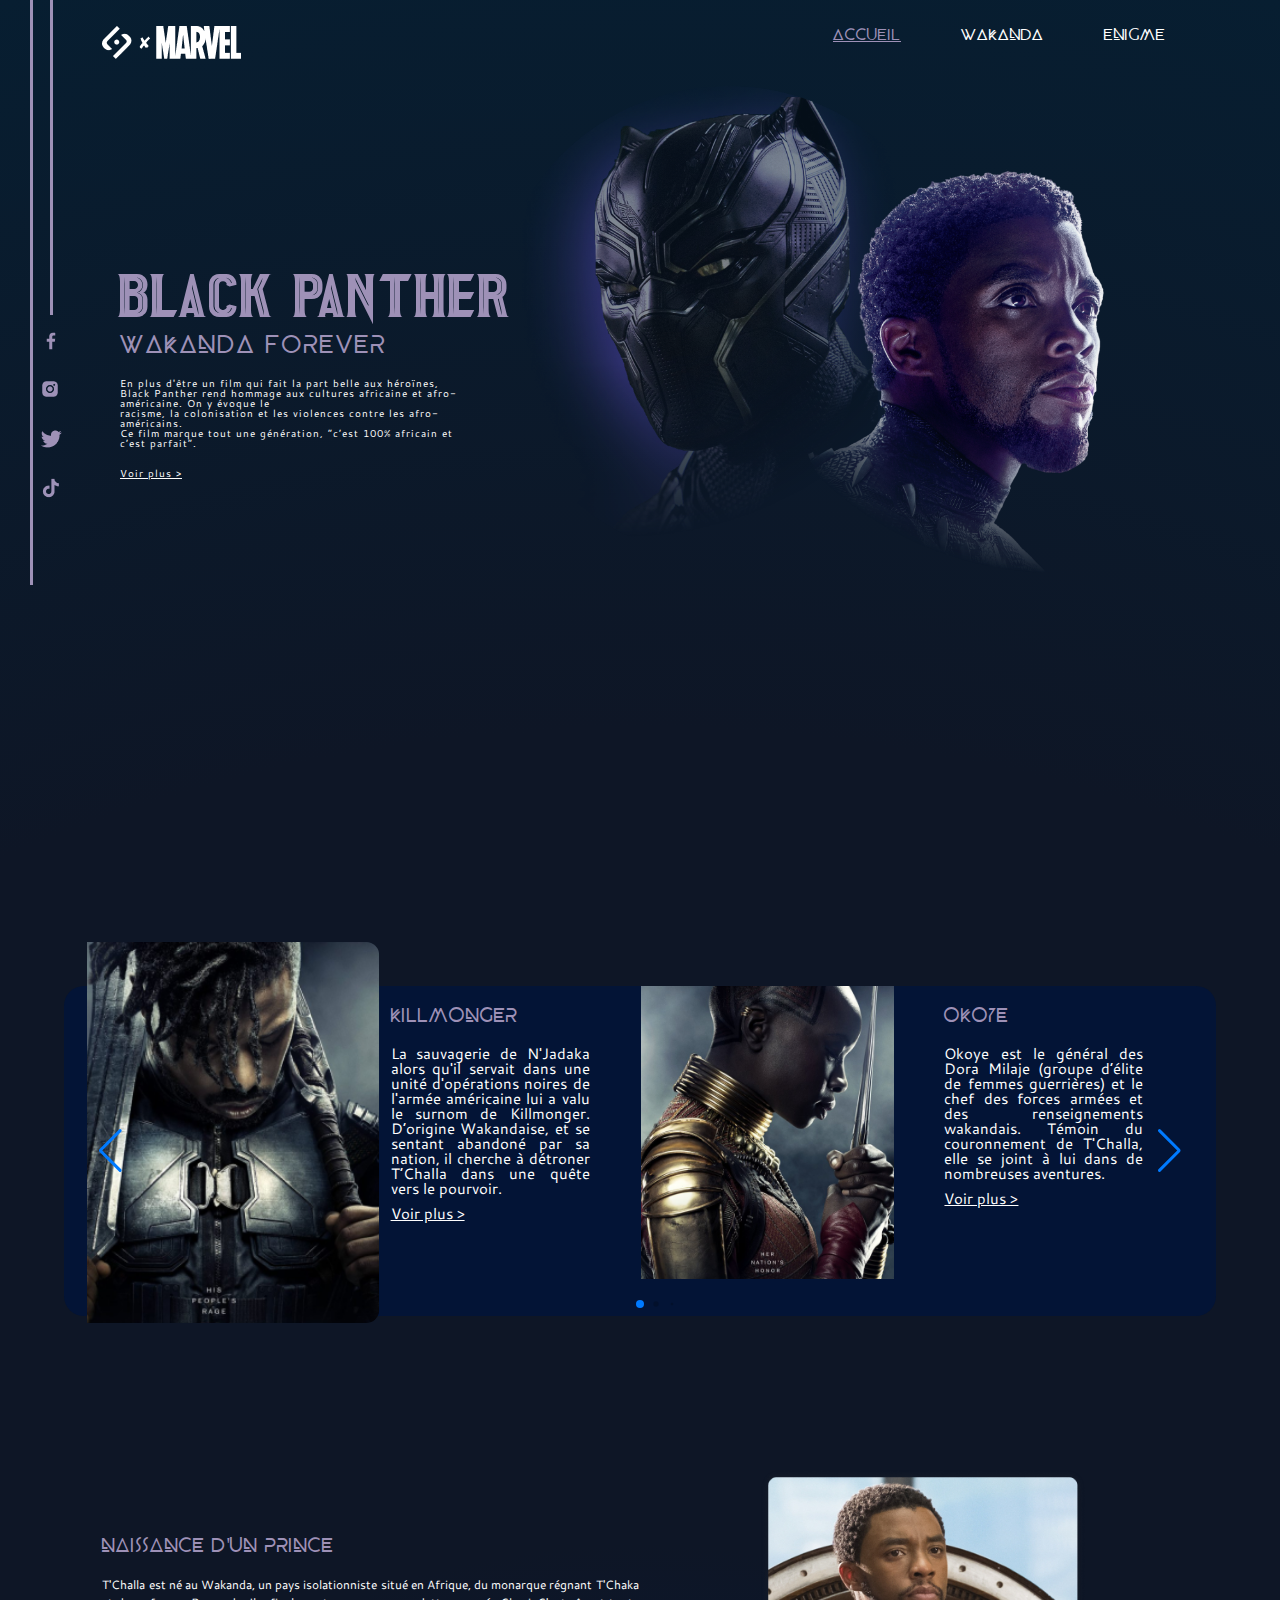
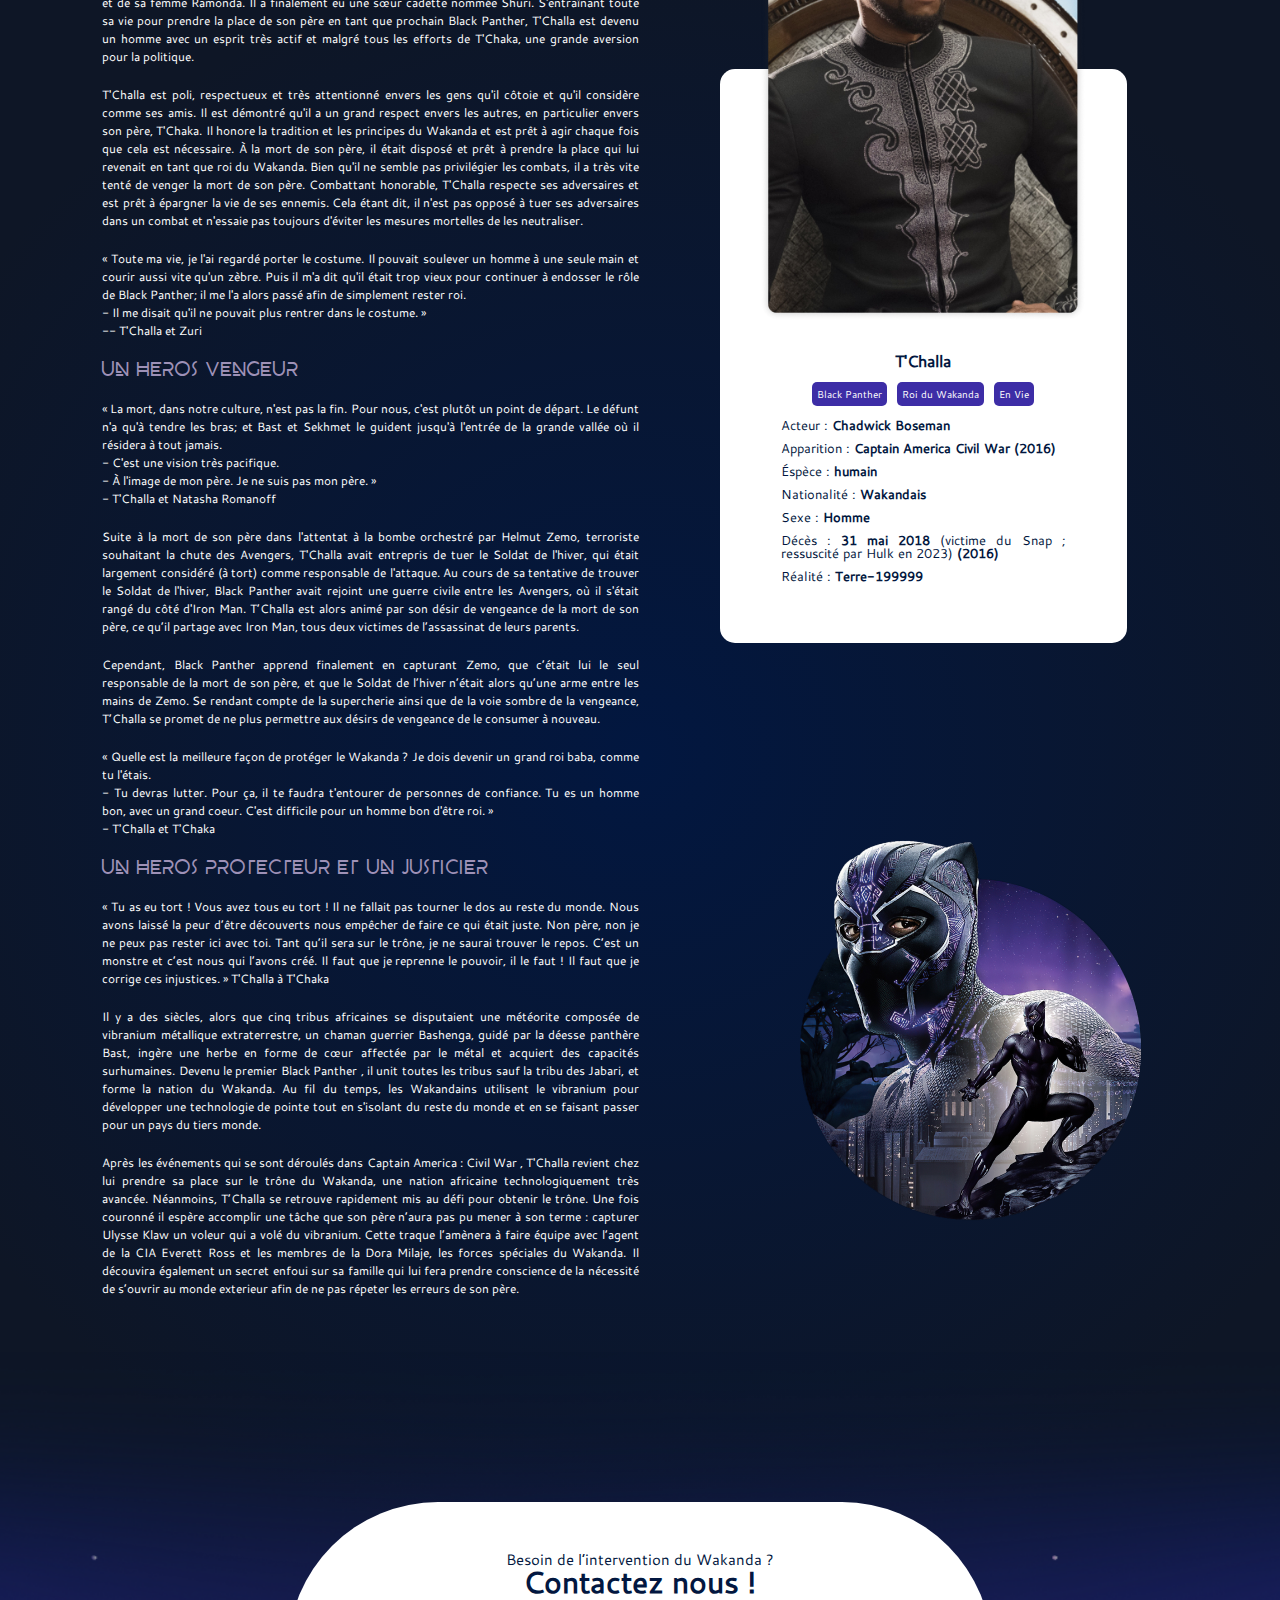
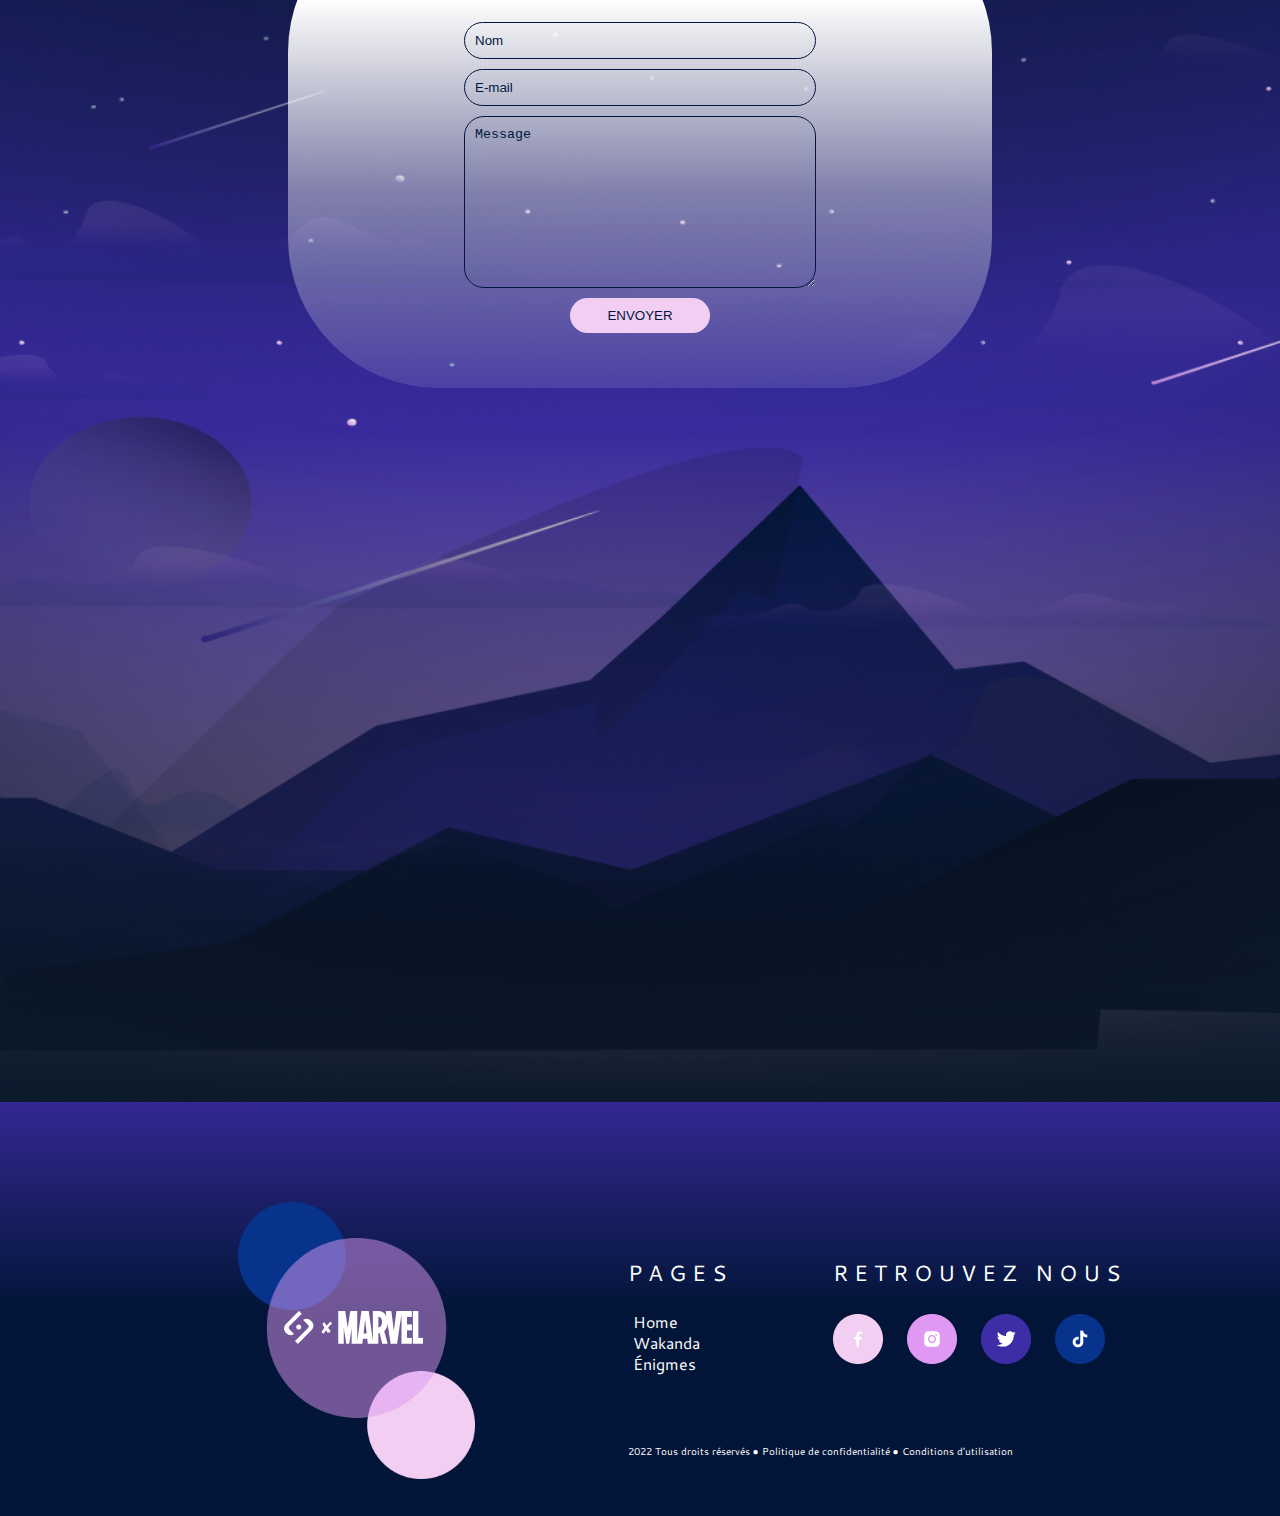
<file: index.html>
<!DOCTYPE html>
<html lang="en">
<head>
    <meta charset="UTF-8">
    <meta name="viewport" content="width=device-width, initial-scale=1.0">
    <title>BLACK PANTHER | ACCUEIL</title>
    <link rel="stylesheet" href="./assets/style/style.css">
    <link rel="stylesheet" href="./assets/style/libs/swiper/swiperDeliver.css">
    <link rel="stylesheet" href="./assets/style/libs/swiper/swiper-additional.css">
</head>
<body>

    <div class="vertical-line">
        <div class="ext-line"></div>
        <div class="int-line"></div>
        <div class="social-link">
            <a href="">
                <img src="./assets/Logos/icon_facebook.png" alt="">
            </a>
            <a href="">
                <img src="./assets/Logos/icon_instagram.png" alt="">
            </a>
            <a href="">
                <img src="./assets/Logos/icon_twitter.png" alt="">
            </a>
            <a href="">
                <img src="./assets/Logos/icon_tik_tok.png" alt="">
            </a>
        </div>
    </div>

    <header>
        <nav>
            <div>
                <img src="./assets/Logos/icon_SaynaXMarvel.png" alt="">
            </div>
            <div class="nav-link">
                <ul>
                    <li><a class="active-link" href="./index.html">accueil</a></li>
                    <li><a href="./pages/wakanda.html">wakanda</a></li>
                    <li><a href="./pages/enigme.html">enigme</a></li>
                </ul>
            </div>
        </nav>

        <div class="head-part-2">
            <div class="head-description">
                <h1 class="head-title">
                    black panther
                </h1>
                <h3 class="head-subtitle">
                    wakanda forever
                </h3>
                <p class="head-text">
                    En plus d'être un film qui fait la part belle aux héroïnes, Black Panther rend
                    hommage aux cultures africaine et afro-américaine. On y évoque le <br> racisme, la
                    colonisation et les violences contre les afro-américains. <br>
                    Ce film marque tout une génération, “c’est 100% africain et c’est parfait”.
                </p>
                <div class="head-link"><a href="#prince">Voir plus ></a></div>
            </div>
            <div class="head-img">
                <img src="./assets/Illustrations/Landing_page/Pantherhome1..png" alt="">
            </div>
        </div>

    </header>

    <div class="container">

        <div class="swiper animationSlide">
            <div class="swiper-wrapper">

                <div class="swiper-slide">
                    <div class="container">
                        <div class="slide-card">
                            <div class="card-img">
                                <img class="scale-transform" src="./assets/Illustrations/Landing_page/Pantherhome_slider_1.png" alt="">
                            </div>
                            <div class="card-text">
                                <h1>
                                    KILLMONGER
                                </h1>
                                <p>
                                    La sauvagerie de N'Jadaka alors qu'il servait dans une
                                    unité d'opérations noires de l'armée américaine lui a
                                    valu le surnom de Killmonger. D’origine Wakandaise,
                                    et se sentant abandoné par sa nation, il cherche à
                                    détroner T’Challa dans une quête vers le pourvoir.
                                    <a href="">Voir plus ></a>
                                </p>
                            </div>
                        </div>
                    </div>
                </div>

                <div class="swiper-slide">
                    <div class="container">
                        <div class="slide-card">
                            <div class="card-img">
                                <img src="./assets/Illustrations/Landing_page/Pantherhome_slider_2.png" alt="">
                            </div>
                            <div class="card-text">
                                <h1>
                                    OKOYE
                                </h1>
                                <p>
                                    Okoye est le général des Dora Milaje (groupe d’élite de
                                    femmes guerrières) et le chef des forces armées et des
                                    renseignements wakandais. Témoin du couronnement
                                    de T'Challa, elle se joint à lui dans de nombreuses
                                    aventures.
                                    <a href="">Voir plus ></a>
                                </p>
                            </div>
                        </div>
                    </div>
                </div>

                <div class="swiper-slide">
                    <div class="container">
                        <div class="slide-card">
                            <div class="card-img">
                                <img src="./assets/Illustrations/Landing_page/Pantherhome_slider_3.png" alt="">
                            </div>
                            <div class="card-text">
                                <h1>
                                    SHURI
                                </h1>
                                <p>
                                    Shuri est la Princesse du Wakanda, la fille de T'Chaka et
                                    de Ramonda, la sœur de T'Challa et la leader du Groupe
                                    de Design du Wakanda. Innovatrice, elle est chargée de
                                    créer une grande partie de la technologie moderne du
                                    Wakanda ainsi que les Habits de la Panthère.
                                    <a href="">Voir plus ></a>
                                </p>
                            </div>
                        </div>
                    </div>
                </div>

                <div class="swiper-slide">
                    <div class="container">
                        <div class="slide-card">
                            <div class="card-img">
                                <img src="./assets/Illustrations/Landing_page/Pantherhome_slider_4.png" alt="">
                            </div>
                            <div class="card-text">
                                <h1>
                                    NAKIA
                                </h1>
                                <p>
                                    Nakia est une membre des Chiens de Guerre et
                                    l'amoureuse de T'Challa. Elle est souvent en mission à
                                    travers le monde, assistant aux grandes détresses de
                                    nombreux peuples et commence à croire avec force que
                                    le Wakanda pourrait activement les aider
                                    <a href="">Voir plus ></a>
                                </p>
                            </div>
                        </div>
                    </div>
                </div>

                <div class="swiper-slide">
                    <div class="container">
                        <div class="slide-card">
                            <div class="card-img">
                                <img src="./assets/Illustrations/Landing_page/Pantherhome_slider_5.png" alt="">
                            </div>
                            <div class="card-text">
                                <h1>
                                    RAMONDA
                                </h1>
                                <p>
                                    Ramonda est la Reine Mère du Wakanda, épouse de
                                    T'Chaka et mère de T'Challa et Shuri. Elle se tenait aux
                                    côtés de son fils quand il devint le Roi du Wakanda, mais
                                    fut forcée de partir en exil lorsque Erik Killmonger vainquit
                                    T'Challa et prit le contrôle du trône.
                                    <a href="">Voir plus ></a>
                                </p>
                            </div>
                        </div>
                    </div>
                </div>

                <div class="swiper-slide">
                    <div class="container">
                        <div class="slide-card">
                            <div class="card-img">
                                <img src="./assets/Illustrations/Landing_page/Pantherhome_slider_6.png" alt="">
                            </div>
                            <div class="card-text">
                                <h1>
                                    W'KABI
                                </h1>
                                <p>
                                    W'Kabi est l'ancien chef de la sécurité pour la Tribu de la Porte
                                    du Wakanda ainsi que l'ancien meilleur ami de T'Challa. Ayant
                                    perdu la foi en son roi pour avoir échouer à capturer Ulysses
                                    Klaue, l'homme responsable de la mort de ses parents,
                                    W'Kabi apporta son soutien à Erik Killmonger et lui permit de
                                    prendre le trône du Wakanda
                                    <a href="">Voir plus ></a>
                                </p>
                            </div>
                        </div>
                    </div>
                </div>

                <div class="swiper-slide">
                    <div class="container">
                        <div class="slide-card">
                            <div class="card-img">
                                <img src="./assets/Illustrations/Landing_page/Pantherhome_slider_7.png" alt="">
                            </div>
                            <div class="card-text">
                                <h1>
                                    M'BAKU
                                </h1>
                                <p>
                                    M'Baku est le chef de la Tribu Jabari, un groupe de
                                    Wakandais qui s'étaient écartés de la société principale
                                    du Wakanda et un fervant opposant du pouvoir de
                                    T'Challa, mais échoua à le vaincre lors de l'affrontement
                                    rituel pour le trône, avant de l'aider à défendre le
                                    Wakanda face à Erik Killmonger.
                                    <a href="">Voir plus ></a>
                                </p>
                            </div>
                        </div>
                    </div>
                </div>

                <div class="swiper-slide">
                    <div class="container">
                        <div class="slide-card">
                            <div class="card-img">
                                <img src="./assets/Illustrations/Landing_page/Pantherhome_slider_8.png" alt="">
                            </div>
                            <div class="card-text">
                                <h1>
                                    ZURI
                                </h1>
                                <p>
                                    Zuri était un ancien membre des Chiens de Guerre et
                                    un shaman Wakandais, loyal conseiller de son Roi.
                                    Après avoir gardé les secrets de T'Chaka à propos de
                                    sa gestion de la mort de N'Jobu dans le passé, Zuri
                                    continua à soutenir le Roi du Wakanda alors que
                                    T'Challa reprenait le trône.
                                    <a href="">Voir plus ></a>
                                </p>
                            </div>
                        </div>
                    </div>
                </div>

                <div class="swiper-slide">
                    <div class="container">
                        <div class="slide-card">
                            <div class="card-img">
                                <img src="./assets/Illustrations/Landing_page/Pantherhome_slider_9.png" alt="">
                            </div>
                            <div class="card-text">
                                <h1>
                                    EVERETT KENNETH ROSS
                                </h1>
                                <p>
                                    L'Agent Everett Ross est un agent de la CIA et un ancien
                                    Commissaire Exécutif à l'Antiterrorisme pour la Force
                                    Conjointe AntiTerroriste. Après avoir quitté la Force Conjointe
                                    AntiTerroriste, Ross fut chargé de traquer et neutraliser
                                    Ulysses Klaue, ce qui plaça Ross sur le chemin de Black
                                    Panther, qui cherchait à capturer de nouveau Klaue pour ses
                                    crimes passés.
                                    <a href="">Voir plus ></a>
                                </p>
                            </div>
                        </div>
                    </div>
                </div>

                <div class="swiper-slide">
                    <div class="container">
                        <div class="slide-card">
                            <div class="card-img">
                                <img src="./assets/Illustrations/Landing_page/Pantherhome_slider_10.png" alt="">
                            </div>
                            <div class="card-text">
                                <h1>
                                    ULYSSES KLAUE
                                </h1>
                                <p>
                                    Ulysses Klaue est un criminel international, gangster et vendeur
                                    d'armes sur le marché noir. En 1992, il collabora avec N'Jobu afin
                                    de voler une quantité importante de vibranium au Wakanda. Bien
                                    qu'il soit parvenu à voler et à s'échapper avec un stock important, il
                                    reçut une marque sur le cou de la part des Wakandais.
                                    <a href="">Voir plus ></a>
                                </p>
                            </div>
                        </div>
                    </div>
                </div>
                
            </div>
            <div class="swiper-button-next"></div>
            <div class="swiper-button-prev"></div>
            <div class="swiper-pagination"></div>
        </div>

    </div>

    <div id="prince" class="separator"></div>

    <main>
        <section id="section-landing">
            <div class="section-left">
                <div class="left-box">
                    <h1 class="left-box-title">
                        naissance d'un prince
                    </h1>
                    <p class="left-box-text">
                        T'Challa est né au Wakanda, un pays isolationniste situé en Afrique, du monarque régnant T'Chaka et de sa femme Ramonda. Il
                        a finalement eu une sœur cadette nommée Shuri. S'entraînant toute sa vie pour prendre la place de son père en tant que
                        prochain Black Panther, T'Challa est devenu un homme avec un esprit très actif et malgré tous les efforts de T'Chaka, une
                        grande aversion pour la politique.
                    </p>
                    <p class="left-box-text">
                        T'Challa est poli, respectueux et très attentionné envers les gens qu'il côtoie et qu'il considère comme ses amis. Il est démontré
                        qu'il a un grand respect envers les autres, en particulier envers son père, T'Chaka. Il honore la tradition et les principes du
                        Wakanda et est prêt à agir chaque fois que cela est nécessaire. À la mort de son père, il était disposé et prêt à prendre la place
                        qui lui revenait en tant que roi du Wakanda. Bien qu'il ne semble pas privilégier les combats, il a très vite tenté de venger la mort
                        de son père. Combattant honorable, T'Challa respecte ses adversaires et est prêt à épargner la vie de ses ennemis. Cela étant
                        dit, il n'est pas opposé à tuer ses adversaires dans un combat et n'essaie pas toujours d'éviter les mesures mortelles de les
                        neutraliser.
                    </p>
                    <p class="left-box-text">
                        « Toute ma vie, je l'ai regardé porter le costume. Il pouvait soulever un homme à une seule main et courir aussi vite qu'un
                        zèbre. Puis il m'a dit qu'il était trop vieux pour continuer à endosser le rôle de Black Panther; il me l'a alors passé afin de
                        simplement rester roi. <br>
                        - Il me disait qu'il ne pouvait plus rentrer dans le costume. » <br>
                        -- T'Challa et Zuri                        
                    </p>
                </div>
                <div class="left-box">
                    <h1 class="left-box-title">
                        un heros vengeur
                    </h1>
                    <p class="left-box-text">
                        « La mort, dans notre culture, n'est pas la fin. Pour nous, c'est plutôt un point de départ. Le défunt n'a qu'à tendre les
                        bras; et Bast et Sekhmet le guident jusqu'à l'entrée de la grande vallée où il résidera à tout jamais. <br>
                        - C'est une vision très pacifique. <br>
                        - À l'image de mon père. Je ne suis pas mon père. » <br>
                        - T'Challa et Natasha Romanoff 
                    </p>
                    <p class="left-box-text">
                        Suite à la mort de son père dans l'attentat à la bombe orchestré par Helmut Zemo, terroriste souhaitant la chute des
                        Avengers, T'Challa avait entrepris de tuer le Soldat de l'hiver, qui était largement considéré (à tort) comme responsable de
                        l'attaque. Au cours de sa tentative de trouver le Soldat de l'hiver, Black Panther avait rejoint une guerre civile entre les
                        Avengers, où il s'était rangé du côté d'Iron Man. T’Challa est alors animé par son désir de vengeance de la mort de son père,
                        ce qu’il partage avec Iron Man, tous deux victimes de l’assassinat de leurs parents.
                    </p>
                    <p class="left-box-text">
                        Cependant, Black Panther apprend finalement en capturant Zemo, que c’était lui le seul responsable de la mort de son
                        père, et que le Soldat de l’hiver n’était alors qu’une arme entre les mains de Zemo. Se rendant compte de la supercherie
                        ainsi que de la voie sombre de la vengeance, T’Challa se promet de ne plus permettre aux désirs de vengeance de le
                        consumer à nouveau.
                    </p>
                    <p class="left-box-text">
                        « Quelle est la meilleure façon de protéger le Wakanda ? Je dois devenir un grand roi baba, comme tu l'étais. <br>
                        - Tu devras lutter. Pour ça, il te faudra t'entourer de personnes de confiance. Tu es un homme bon, avec un grand
                        coeur. C'est difficile pour un homme bon d'être roi. » <br>
                        - T'Challa et T'Chaka
                    </p>
                </div>
                <div class="left-box">
                    <h1 class="left-box-title">
                        un heros protecteur et un justicier
                    </h1>
                    <p class="left-box-text">
                        « Tu as eu tort ! Vous avez tous eu tort ! Il ne fallait pas tourner le dos au reste du monde. Nous avons laissé la peur
                        d’être découverts nous empêcher de faire ce qui était juste. Non père, non je ne peux pas rester ici avec toi. Tant qu’il
                        sera sur le trône, je ne saurai trouver le repos. C’est un monstre et c’est nous qui l’avons créé. Il faut que je reprenne
                        le pouvoir, il le faut ! Il faut que je corrige ces injustices. »
                        T'Challa à T'Chaka
                    </p>
                    <p class="left-box-text">
                        Il y a des siècles, alors que cinq tribus africaines se disputaient une météorite composée de vibranium métallique
                        extraterrestre, un chaman guerrier Bashenga, guidé par la déesse panthère Bast, ingère une herbe en forme de cœur
                        affectée par le métal et acquiert des capacités surhumaines. Devenu le premier Black Panther , il unit toutes les tribus sauf
                        la tribu des Jabari, et forme la nation du Wakanda. Au fil du temps, les Wakandains utilisent le vibranium pour développer
                        une technologie de pointe tout en s'isolant du reste du monde et en se faisant passer pour un pays du tiers monde.
                    </p>
                    <p class="left-box-text">
                        Après les événements qui se sont déroulés dans Captain America : Civil War , T'Challa revient chez lui prendre sa place sur
                        le trône du Wakanda, une nation africaine technologiquement très avancée. Néanmoins, T’Challa se retrouve rapidement
                        mis au défi pour obtenir le trône. Une fois couronné il espère accomplir une tâche que son père n’aura pas pu mener à son
                        terme : capturer Ulysse Klaw un voleur qui a volé du vibranium. Cette traque l’amènera à faire équipe avec l’agent de la CIA
                        Everett Ross et les membres de la Dora Milaje, les forces spéciales du Wakanda. Il découvira également un secret enfoui
                        sur sa famille qui lui fera prendre conscience de la nécessité de s’ouvrir au monde exterieur afin de ne pas répeter les
                        erreurs de son père.
                    </p>
                </div>
            </div>
            <div class="section-right">
                <div class="right-card">
                    <div class="right-card-img">
                        <img src="./assets/Illustrations/Landing_page/Pantherhome3.png" alt="">
                    </div>
                    <div class="right-card-description">
                        <h1 class="desc-title">
                            T'Challa
                        </h1>
                        <p class="desc-status">
                            <span>Black Panther</span><span>Roi du Wakanda</span><span>En Vie</span>
                        </p>
                        <div class="desc-info">
                            <p>Acteur : <span>Chadwick Boseman</span></p>
                            <p>Apparition : <span>Captain America Civil War (2016)</span></p>
                            <p>Éspèce : <span>humain</span></p>
                            <p>Nationalité : <span>Wakandais</span></p>
                            <p>Sexe : <span>Homme</span></p>
                            <p>Décès : <span>31 mai 2018 </span><span class="info-except">(victime du Snap ; ressuscité par Hulk en 2023) </span> <span>(2016)</span></p>
                            <p>Réalité : <span>Terre-199999</span></p>
                        </div>
                    </div>
                </div>
                <div class="right-img">
                    <img src="./assets/Illustrations/Landing_page/Pantherhome2.png" alt="">
                </div>
            </div>
        </section>
        <section class="contact">
            <div class="contact-box">
                <p>
                    Besoin de l’intervention du Wakanda ?
                </p>
                <h1>
                Contactez nous !
                </h1>
                <div class="contact-form">
                    <form action="">
                        <input type="text" name="nom" id="" placeholder="Nom">
                        <input type="email" name="email" id="" placeholder="E-mail">
                        <textarea name="" id="" cols="30" rows="10" placeholder="Message"></textarea>
                        <input type="submit" value="Envoyer">
                    </form>
                </div>
            </div>
        </section>
    </main>

    <footer>
        <div class="footer-img">
            <img class="footer-img-1" src="./assets/Logos/icon_SaynaXMarvel.png" alt="">
            <img class="footer-img-2" src="./assets/Logos/Group 2052.png" alt="">
        </div>
        <div class="footer-desc">
            <div class="footer-desc-card">
                <div class="foot-card-1">
                    <div class="foot-1-primary">
                        <p>pages</p>
                    </div>
                    <div class="foot-1-secondary">
                        <a href="./index.html"><p>home</p></a>
                        <a href="./pages/wakanda.html"><p>wakanda</p></a>
                        <a href="./pages/enigme.html"><p>énigmes</p></a>
                    </div>
                </div>
                <div class="foot-card-2">
                    <div class="foot-1-primary">
                        <p>retrouvez nous</p>
                    </div>
                    <div class="foot-2-secondary">
                        <img src="./assets/Logos/icon_facebook_footer.png" alt="">
                        <img src="./assets/Logos/icon_instagram_footer.png" alt="">
                        <img src="./assets/Logos/icon_twitter_footer.png" alt="">
                        <img src="./assets/Logos/icon_ti_tok_footer.png" alt="">
                    </div>
                </div>
            </div>
            <div class="copyRight">
                <p>2022 Tous droits réservés ● Politique de confidentialité ● Conditions d’utilisation</p>
            </div>
        </div>
    </footer>

    <script src="./assets/scripts/js/animationIndex.js"></script>
    <script src="./assets/scripts/libs/swiper/swiper-bundle.min.js"></script>
    <script src="./assets/scripts/libs/swiper/swiper-additional.js"></script>
</body>
</html>
</file>
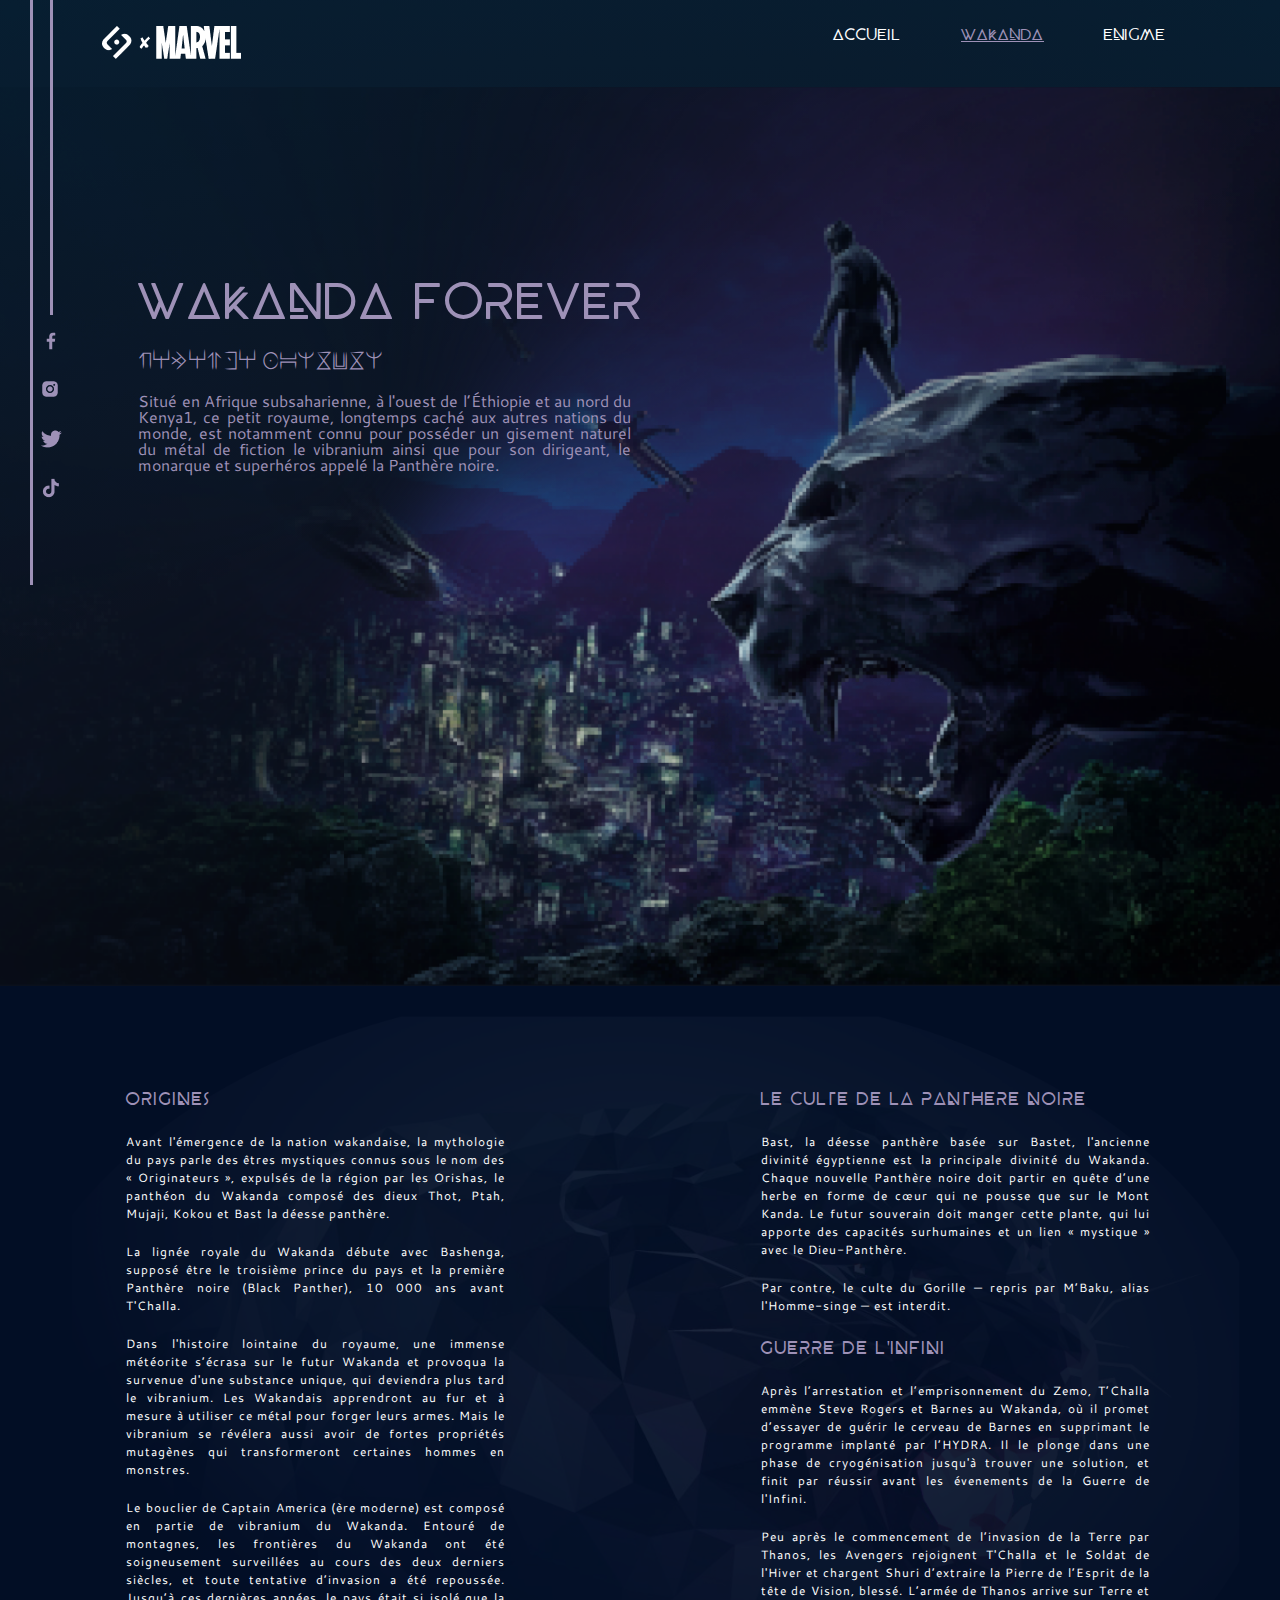
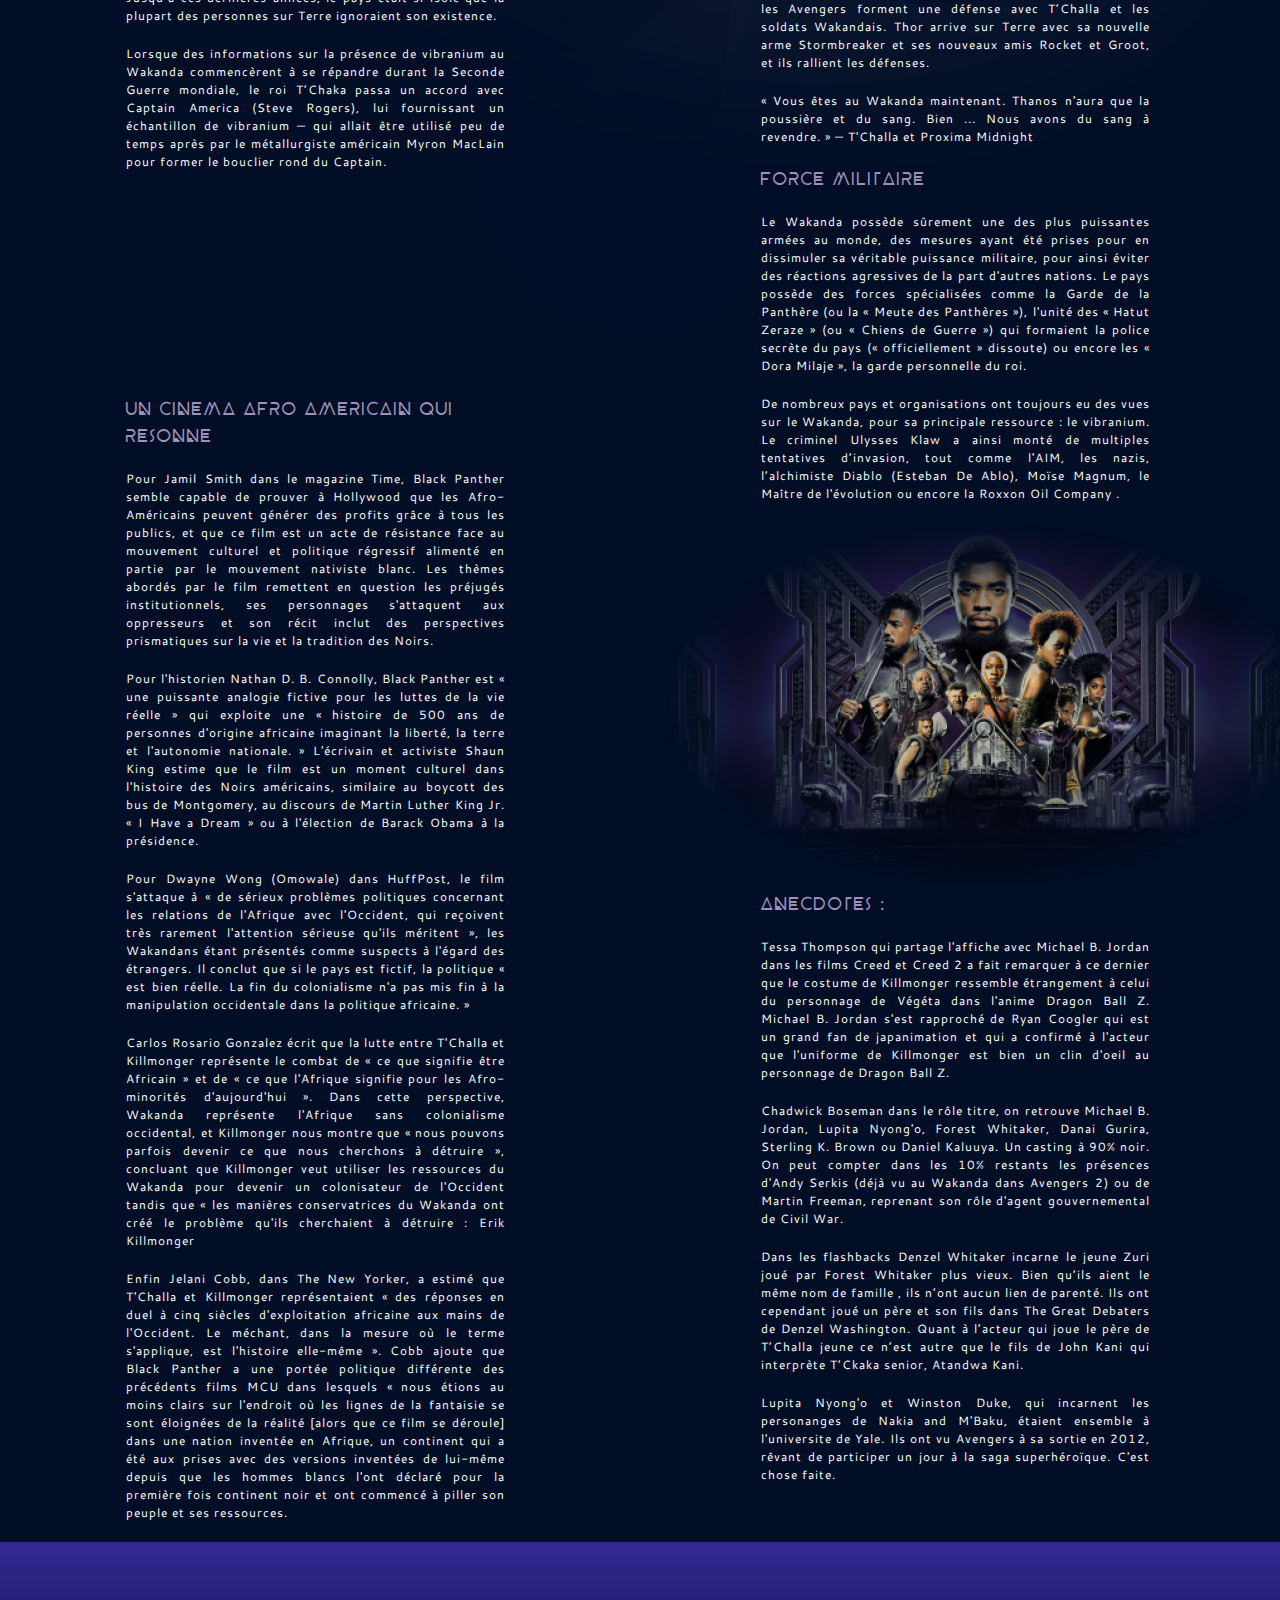
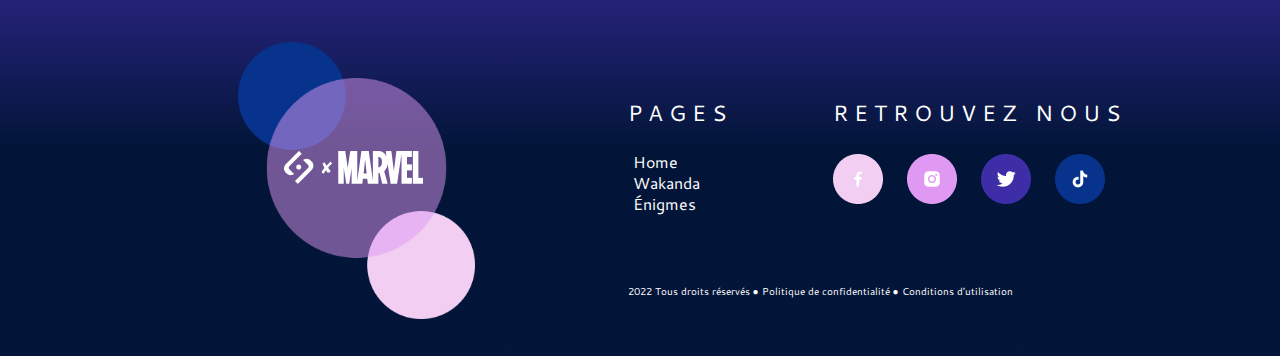
<file: pages/wakanda.html>
<!DOCTYPE html>
<html lang="en">
<head>
    <meta charset="UTF-8">
    <meta name="viewport" content="width=device-width, initial-scale=1.0">
    <title>BLACK PANTHER | WAKANDA</title>
    <link rel="stylesheet" href="./../assets/style/style.css">
</head>
<body>

    <div class="vertical-line">
        <div class="ext-line"></div>
        <div class="int-line"></div>
        <div class="social-link">
            <a href="">
                <img src="./../assets/Logos/icon_facebook.png" alt="">
            </a>
            <a href="">
                <img src="./../assets/Logos/icon_instagram.png" alt="">
            </a>
            <a href="">
                <img src="./../assets/Logos/icon_twitter.png" alt="">
            </a>
            <a href="">
                <img src="./../assets/Logos/icon_tik_tok.png" alt="">
            </a>
        </div>
    </div>

    <header>
        <nav>
            <div>
                <img src="./../assets/Logos/icon_SaynaXMarvel.png" alt="">
            </div>
            <div class="nav-link">
                <ul>
                    <li><a href="./../index.html">accueil</a></li>
                    <li><a class="active-link" href="./../pages/wakanda.html">wakanda</a></li>
                    <li><a href="./../pages/enigme.html">enigme</a></li>
                </ul>
            </div>
        </nav>
        <div class="wakanda-head">
            <div class="wakanda-head-content">
                <div class="wakanda-title">
                    <h1>WAKANDA FOREVER</h1>
                </div>
                <div class="wakanda-subtitle">
                    <h2>WAKANDA FOREVER</h2>
                </div>
                <p class="wakanda-text">
                    Situé en Afrique subsaharienne, à l'ouest de l’Éthiopie et au nord du
                    Kenya1, ce petit royaume, longtemps caché aux autres nations du monde,
                    est notamment connu pour posséder un gisement naturel du métal de
                    fiction le vibranium ainsi que pour son dirigeant, le monarque et superhéros appelé la Panthère noire.
                </p>
            </div>
        </div>
    </header>

    <main id="wakanda-section-part">
        <section class="wakanda-section">
            <div>
                <div class="section-card">
                    <div>
                        <h1>
                            origines
                        </h1>
                        <p>
                            Avant l'émergence de la nation wakandaise, la mythologie du pays parle des êtres mystiques connus sous
                            le nom des « Originateurs », expulsés de la région par les Orishas, le panthéon du Wakanda composé des
                            dieux Thot, Ptah, Mujaji, Kokou et Bast la déesse panthère.
                        </p>
                        <p>
                            La lignée royale du Wakanda débute avec Bashenga, supposé être le troisième prince du pays et la
                            première Panthère noire (Black Panther), 10 000 ans avant T'Challa.                        
                        </p>
                        <p>
                            Dans l'histoire lointaine du royaume, une immense météorite s’écrasa sur le futur Wakanda et provoqua
                            la survenue d'une substance unique, qui deviendra plus tard le vibranium. Les Wakandais apprendront au
                            fur et à mesure à utiliser ce métal pour forger leurs armes. Mais le vibranium se révélera aussi avoir de
                            fortes propriétés mutagènes qui transformeront certaines hommes en monstres.
                        </p>
                        <p>
                            Le bouclier de Captain America (ère moderne) est composé en partie de vibranium du Wakanda.
                            Entouré de montagnes, les frontières du Wakanda ont été soigneusement surveillées au cours des deux
                            derniers siècles, et toute tentative d’invasion a été repoussée. Jusqu’à ces dernières années, le pays était si
                            isolé que la plupart des personnes sur Terre ignoraient son existence.
                        </p>
                        <p>
                            Lorsque des informations sur la présence de vibranium au Wakanda commencèrent à se répandre durant
                            la Seconde Guerre mondiale, le roi T’Chaka passa un accord avec Captain America (Steve Rogers), lui
                            fournissant un échantillon de vibranium — qui allait être utilisé peu de temps après par le métallurgiste
                            américain Myron MacLain pour former le bouclier rond du Captain.
                        </p>
                    </div>
                    <div>
                        <div>
                            <iframe width="360" height="200px" src="https://www.youtube.com/embed/ts30OG3Qld0" frameborder="0" allowfullscreen></iframe>
                        </div>                        
                    </div>
                </div>
                <div class="section-card">
                    <div>
                        <h1>un cinema afro americain qui resonne</h1>
                        <p>
                            Pour Jamil Smith dans le magazine Time, Black Panther semble capable de prouver à Hollywood que les
                            Afro-Américains peuvent générer des profits grâce à tous les publics, et que ce film est un acte de
                            résistance face au mouvement culturel et politique régressif alimenté en partie par le mouvement nativiste
                            blanc. Les thèmes abordés par le film remettent en question les préjugés institutionnels, ses personnages
                            s'attaquent aux oppresseurs et son récit inclut des perspectives prismatiques sur la vie et la tradition des
                            Noirs.
                        </p>
                        <p>
                            Pour l'historien Nathan D. B. Connolly, Black Panther est « une puissante analogie fictive pour les luttes de
                            la vie réelle » qui exploite une « histoire de 500 ans de personnes d'origine africaine imaginant la liberté, la
                            terre et l'autonomie nationale. » L'écrivain et activiste Shaun King estime que le film est un moment culturel
                            dans l'histoire des Noirs américains, similaire au boycott des bus de Montgomery, au discours de Martin
                            Luther King Jr. « I Have a Dream » ou à l'élection de Barack Obama à la présidence.
                        </p>
                        <p>
                            Pour Dwayne Wong (Omowale) dans HuffPost, le film s'attaque à « de sérieux problèmes politiques
                            concernant les relations de l'Afrique avec l'Occident, qui reçoivent très rarement l'attention sérieuse qu'ils
                            méritent », les Wakandans étant présentés comme suspects à l'égard des étrangers. Il conclut que si le pays
                            est fictif, la politique « est bien réelle. La fin du colonialisme n'a pas mis fin à la manipulation occidentale dans
                            la politique africaine. » 
                        </p>
                        <p>
                            Carlos Rosario Gonzalez écrit que la lutte entre T'Challa et Killmonger représente le combat de « ce que
                            signifie être Africain » et de « ce que l'Afrique signifie pour les Afro-minorités d'aujourd'hui ». Dans cette
                            perspective, Wakanda représente l'Afrique sans colonialisme occidental, et Killmonger nous montre que «
                            nous pouvons parfois devenir ce que nous cherchons à détruire », concluant que Killmonger veut utiliser les
                            ressources du Wakanda pour devenir un colonisateur de l'Occident tandis que « les manières conservatrices
                            du Wakanda ont créé le problème qu'ils cherchaient à détruire : Erik Killmonger 
                        </p>
                        <p>
                            Enfin Jelani Cobb, dans The New Yorker, a estimé que T'Challa et Killmonger représentaient « des réponses
                            en duel à cinq siècles d'exploitation africaine aux mains de l'Occident. Le méchant, dans la mesure où le
                            terme s'applique, est l'histoire elle-même ». Cobb ajoute que Black Panther a une portée politique différente
                            des précédents films MCU dans lesquels « nous étions au moins clairs sur l'endroit où les lignes de la
                            fantaisie se sont éloignées de la réalité [alors que ce film se déroule] dans une nation inventée en Afrique, un
                            continent qui a été aux prises avec des versions inventées de lui-même depuis que les hommes blancs l'ont
                            déclaré pour la première fois continent noir et ont commencé à piller son peuple et ses ressources.
                        </p>
                    </div>
                </div>
            </div>
            <div>
                <div class="section-card">
                    <div>
                        <h1>le culte de la panthere noire</h1>
                        <p>
                            Bast, la déesse panthère basée sur Bastet, l'ancienne divinité égyptienne est la principale divinité du
                            Wakanda. Chaque nouvelle Panthère noire doit partir en quête d’une herbe en forme de cœur qui ne pousse
                            que sur le Mont Kanda. Le futur souverain doit manger cette plante, qui lui apporte des capacités
                            surhumaines et un lien « mystique » avec le Dieu-Panthère.
                        </p>
                        <p>
                            Par contre, le culte du Gorille — repris par M’Baku, alias l'Homme-singe — est interdit.
                        </p>
                    </div>
                </div>
                <div class="section-card">
                    <div>
                        <h1>guerre de l'infini</h1>
                        <p>
                            Après l’arrestation et l’emprisonnement du Zemo, T’Challa emmène Steve Rogers et Barnes au Wakanda,
                            où il promet d’essayer de guérir le cerveau de Barnes en supprimant le programme implanté par l’HYDRA. Il
                            le plonge dans une phase de cryogénisation jusqu'à trouver une solution, et finit par réussir avant les
                            évenements de la Guerre de l'Infini.
                        </p>
                        <p>
                            Peu après le commencement de l’invasion de la Terre par Thanos, les Avengers rejoignent T'Challa et le
                            Soldat de l'Hiver et chargent Shuri d’extraire la Pierre de l’Esprit de la tête de Vision, blessé. L’armée de
                            Thanos arrive sur Terre et les Avengers forment une défense avec T’Challa et les soldats Wakandais. Thor
                            arrive sur Terre avec sa nouvelle arme Stormbreaker et ses nouveaux amis Rocket et Groot, et ils rallient les
                            défenses.
                        </p>
                        <p>
                            « Vous êtes au Wakanda maintenant. Thanos n'aura que la poussière et du sang.
                            Bien ... Nous avons du sang à revendre. »
                            — T'Challa et Proxima Midnight
                        </p>
                    </div>
                </div>
                <div class="section-card">
                    <div>
                        <h1>force militaire</h1>
                        <p>
                            Le Wakanda possède sûrement une des plus puissantes armées au monde, des mesures ayant été prises
                            pour en dissimuler sa véritable puissance militaire, pour ainsi éviter des réactions agressives de la part
                            d'autres nations. Le pays possède des forces spécialisées comme la Garde de la Panthère (ou la « Meute
                            des Panthères »), l'unité des « Hatut Zeraze » (ou « Chiens de Guerre ») qui formaient la police secrète du
                            pays (« officiellement » dissoute) ou encore les « Dora Milaje », la garde personnelle du roi.                        
                        </p>
                        <p>
                            De nombreux pays et organisations ont toujours eu des vues sur le Wakanda, pour sa principale ressource :
                            le vibranium. Le criminel Ulysses Klaw a ainsi monté de multiples tentatives d’invasion, tout comme l'AIM,
                            les nazis, l’alchimiste Diablo (Esteban De Ablo), Moïse Magnum, le Maître de l'évolution ou encore la
                            Roxxon Oil Company .
                        </p>
                    </div>
                    <div class="section-img">
                        <img src="./../assets/Illustrations/Wakanda_page/Pantherwakanda3.png" alt="">
                    </div>
                </div>
                <div class="section-card">
                    <div>
                        <h1>anecdotes :</h1>
                        <p>
                            Tessa Thompson qui partage l'affiche avec Michael B. Jordan dans les films Creed et Creed 2 a fait
                            remarquer à ce dernier que le costume de Killmonger ressemble étrangement à celui du personnage de
                            Végéta dans l'anime Dragon Ball Z. Michael B. Jordan s'est rapproché de Ryan Coogler qui est un grand fan
                            de japanimation et qui a confirmé à l'acteur que l'uniforme de Killmonger est bien un clin d'oeil au
                            personnage de Dragon Ball Z.
                        </p>
                        <p>
                            Chadwick Boseman dans le rôle titre, on retrouve Michael B. Jordan, Lupita Nyong'o, Forest Whitaker,
                            Danai Gurira, Sterling K. Brown ou Daniel Kaluuya. Un casting à 90% noir. On peut compter dans les 10%
                            restants les présences d'Andy Serkis (déjà vu au Wakanda dans Avengers 2) ou de Martin Freeman,
                            reprenant son rôle d'agent gouvernemental de Civil War. 
                        </p>
                        <p>
                            Dans les flashbacks Denzel Whitaker incarne le jeune Zuri joué par Forest Whitaker plus vieux. Bien qu’ils
                            aient le même nom de famille , ils n’ont aucun lien de parenté. Ils ont cependant joué un père et son fils dans
                            The Great Debaters de Denzel Washington. Quant à l’acteur qui joue le père de T’Challa jeune ce n’est autre
                            que le fils de John Kani qui interprète T’Ckaka senior, Atandwa Kani.
                        </p>
                        <p>
                            Lupita Nyong'o et Winston Duke, qui incarnent les personanges de Nakia and M'Baku, étaient ensemble à
                            l'universite de Yale. Ils ont vu Avengers à sa sortie en 2012, rêvant de participer un jour à la saga superhéroïque. C'est chose faite.
                        </p>
                    </div>
                </div>
            </div>
        </section>
    </main>

    <footer>
        <div class="footer-img">
            <img class="footer-img-1" src="./../assets/Logos/icon_SaynaXMarvel.png" alt="">
            <img class="footer-img-2" src="./../assets/Logos/Group 2052.png" alt="">
        </div>
        <div class="footer-desc">
            <div class="footer-desc-card">
                <div class="foot-card-1">
                    <div class="foot-1-primary">
                        <p>pages</p>
                    </div>
                    <div class="foot-1-secondary">
                        <a href="../index.html"><p>home</p></a>
                        <a href="./wakanda.html"><p>wakanda</p></a>
                        <a href="./enigme.html"><p>énigmes</p></a>
                    </div>
                </div>
                <div class="foot-card-2">
                    <div class="foot-1-primary">
                        <p>retrouvez nous</p>
                    </div>
                    <div class="foot-2-secondary">
                        <img src="./../assets/Logos/icon_facebook_footer.png" alt="">
                        <img src="./../assets/Logos/icon_instagram_footer.png" alt="">
                        <img src="./../assets/Logos/icon_twitter_footer.png" alt="">
                        <img src="./../assets/Logos/icon_ti_tok_footer.png" alt="">
                    </div>
                </div>
            </div>
            <div class="copyRight">
                <p>2022 Tous droits réservés ● Politique de confidentialité ● Conditions d’utilisation</p>
            </div>
        </div>
    </footer>
</body>
</html>
</file>
<file: assets/style/style.css>
*, *:before, *:after {
  box-sizing: border-box;
}

html, body, div, span, object, iframe, figure, h1, h2, h3, h4, h5, h6, p, blockquote, pre, code, em, img, small, strike, strong, sub, sup, tt, b, u, i, ol, ul, li, fieldset, form, label, table, a, caption, tbody, tfoot, thead, tr, th, td, main, canvas, embed, footer, header, nav, section, video {
  margin: 0;
  padding: 0;
  border: 0;
  font-size: 100%;
  font: inherit;
  vertical-align: baseline;
  text-rendering: optimizeLegibility;
  -webkit-font-smoothing: antialiased;
  text-size-adjust: none;
}

footer, header, nav, section, main {
  display: block;
}

body {
  line-height: 1;
}

ol, ul {
  list-style-type: none;
}

table {
  border-collapse: collapse;
  border-spacing: 0;
}

input {
  appearance: none;
  border-radius: 0;
}

@font-face {
  font-family: "wakanda";
  src: url(./../fonts/WakandaForever-Regular.ttf);
}
@font-face {
  font-family: "benyo";
  src: url(./../fonts/BEYNO.ttf);
}
@font-face {
  font-family: "panthera";
  src: url(./../fonts/PantheraRegular-MVZ9J.ttf);
}
@font-face {
  font-family: "cantarell";
  src: url(./../fonts/Cantarell-Regular.ttf);
}
.vertical-line {
  position: fixed;
  z-index: 2;
  margin-left: 50px;
}
.vertical-line .ext-line {
  position: absolute;
  top: 0;
  transform: translateX(-20px);
  width: 3px;
  height: 65vh;
  background: #9E91B7;
}
.vertical-line .int-line {
  width: 3px;
  height: 35vh;
  background: #9E91B7;
}

.social-link {
  transform: translateX(-20px);
  display: flex;
  flex-direction: column;
}
.social-link a {
  padding: 10px;
  margin-top: 5px;
}

body {
  background: radial-gradient(circle, #021740, #0e1626, #0e1626, #071e31);
  color: white;
  font-family: "cantarell";
  overflow-x: hidden;
}

.separator {
  padding: 100px;
}

nav {
  display: flex;
  justify-content: space-between;
  margin: 2% 5% 2% 8%;
}
nav li {
  margin: 0 30px;
}
nav li a {
  font-family: "benyo";
  text-decoration: none;
  text-transform: uppercase;
  color: #ffffff;
}
nav .nav-link ul {
  display: flex;
  margin: 0 20px;
}

.active-link {
  text-decoration: underline;
  color: #9E91B7;
}

header {
  overflow: hidden;
}

.head-part-2 {
  height: 100vh;
  display: flex;
  font-size: 10px;
  font-weight: 100;
  letter-spacing: 1px;
}
.head-part-2 .head-description {
  width: 60%;
  margin-top: 15%;
  transform: translateX(120px);
}
.head-part-2 .head-img img {
  position: relative;
  width: 100%;
}
.head-part-2 .head-title {
  font-family: "panthera";
  font-size: 50px;
  color: #9E91B7;
  transition: all 0.3s ease-in-out;
}
.head-part-2 .head-subtitle {
  font-family: "benyo";
  font-size: 25px;
  margin: 5px 0 20px 0;
  color: #9E91B7;
  transition: all 0.3s ease-in-out;
}
.head-part-2 .head-text {
  margin-bottom: 20px;
  width: 70%;
}
.head-part-2 .head-link a {
  color: #ffffff;
}

.wakanda-head {
  height: 100vh;
  background: url(./../Illustrations/Wakanda_page/Pantherwakanda1.png);
  background-size: cover;
  background-position: center;
  background-repeat: no-repeat;
}
.wakanda-head .wakanda-head-content {
  color: #9E91B7;
  width: 80%;
  padding: 15% 0 0 3%;
  transform: translateX(100px);
}
.wakanda-head .wakanda-head-content .wakanda-title {
  margin-bottom: 20px;
  font-family: "benyo";
  font-size: 50px;
  transition: all 0.3s ease;
}
.wakanda-head .wakanda-head-content .wakanda-subtitle {
  margin-bottom: 20px;
  font-family: "wakanda";
  font-size: 25px;
  transition: transform 0.3s ease;
}
.wakanda-head .wakanda-head-content .wakanda-text {
  text-align: justify;
  width: 50%;
}

.enigme-head .enigme-head-content {
  display: flex;
}
.enigme-head .enigme-head-content .enigme-img img {
  width: 100%;
}
.enigme-head .enigme-head-content .enigme-text {
  width: 50%;
  transform: translateX(-100px);
  margin-top: 200px;
}
.enigme-head .enigme-head-content .enigme-text h1 {
  font-family: "benyo";
  font-size: 50px;
  color: #9E91B7;
  transition: all 0.3s ease-in-out;
}
.enigme-head .enigme-head-content .enigme-text p {
  font-size: 12px;
  letter-spacing: 1.5;
  font-weight: 100;
  width: 70%;
  text-align: justify;
}
.enigme-head .enigme-head-content .enigme-text .enigme-text-item {
  transform: translate(100px, 160px);
}
.enigme-head .enigme-head-content .enigme-text .enigme-text-item div {
  text-align: center;
  transform: translateX(-80px);
}
.enigme-head .enigme-head-content .enigme-text .enigme-text-item div img {
  width: 30px;
  margin-top: 20px;
}

.fond-enigme-text {
  position: absolute;
  width: 140%;
  z-index: -1;
}

#section-landing {
  display: flex;
  margin: 0 8% 0 8%;
}
#section-landing .section-left .left-box {
  margin-bottom: 20px;
}
#section-landing .section-left .left-box .left-box-title {
  font-family: "benyo";
  font-size: 20px;
  margin: 20px 0;
  color: #9E91B7;
}
#section-landing .section-left .left-box .left-box-text {
  font-size: 12px;
  font-weight: 100;
  line-height: 1.5;
  margin: 0 30px 20px 0;
  text-align: justify;
}
#section-landing .section-right .right-card {
  width: 80%;
  height: 40%;
  margin: 30% auto;
  background: #ffffff;
  border-radius: 15px;
  color: #021740;
}
#section-landing .section-right .right-card .right-card-img {
  text-align: center;
  transform: translateY(-200px);
}
#section-landing .section-right .right-card .right-card-img img {
  transition: 0.3s all ease;
  width: 80%;
  border-radius: 20px;
}
#section-landing .section-right .right-card .right-card-description {
  width: 70%;
  margin: 0 auto;
  transform: translateY(-180px);
}
#section-landing .section-right .right-card .right-card-description .desc-title {
  text-align: center;
  font-weight: bold;
  margin: 10px;
}
#section-landing .section-right .right-card .right-card-description .desc-status {
  font-size: 10px;
  color: #ffffff;
  text-align: center;
  margin: 20px;
}
#section-landing .section-right .right-card .right-card-description .desc-status span {
  background: #3D2DA6;
  border-radius: 5px;
  margin: 5px;
  padding: 5px;
}
#section-landing .section-right .right-card .right-card-description .desc-info {
  font-size: 13px;
  text-align: justify;
}
#section-landing .section-right .right-card .right-card-description .desc-info p {
  margin-bottom: 10px;
}
#section-landing .section-right .right-card .right-card-description .desc-info span {
  font-weight: bold;
}
#section-landing .section-right .right-card .right-card-description .desc-info .info-except {
  font-weight: 100;
}
#section-landing .section-right .right-img {
  width: 80%;
  margin: 0 auto;
}
#section-landing .section-right .right-img img {
  transition: all 0.3s ease-in-out;
}

.contact {
  height: 150vh;
  background: url(./../Illustrations/Landing_page/Pantherhome4.png);
  background-size: cover;
  background-repeat: no-repeat;
  background-position: center;
}
.contact .contact-box {
  transform: translateY(150px);
  text-align: center;
  color: #021740;
  width: 55%;
  padding: 50px 0;
  margin: 0 auto;
  border-radius: 150px;
  background: linear-gradient(#ffffff 2%, #ffffff 20%, rgba(255, 255, 255, 0.4235294118), rgba(255, 255, 255, 0.1098039216));
}
.contact .contact-box p {
  font-size: 15px;
}
.contact .contact-box h1 {
  font-size: 30px;
  font-weight: bold;
  margin-bottom: 20px;
}
.contact .contact-box .contact-form form {
  display: flex;
  flex-direction: column;
}
.contact .contact-box .contact-form form input::placeholder, .contact .contact-box .contact-form form textarea::placeholder {
  color: #021740;
}
.contact .contact-box .contact-form form input[type=text], .contact .contact-box .contact-form form input[type=email] {
  width: 50%;
  margin: 5px auto;
  padding: 10px;
  background: transparent;
  border-radius: 20px;
  border: 1px solid #021740;
}
.contact .contact-box .contact-form form input[type=submit] {
  width: 20%;
  margin: 5px auto;
  padding: 10px;
  border-radius: 20px;
  border: inherit;
  background: #F2CEF2;
  color: #021740;
  text-transform: uppercase;
}
.contact .contact-box .contact-form form textarea {
  width: 50%;
  margin: 5px auto;
  background: transparent;
  border-radius: 20px;
  border: 1px solid #021740;
  padding: 10px;
}

#wakanda-section-part {
  background: url(./../Illustrations/Wakanda_page/Pantherwakanda2.png);
  background-position: top center;
  background-size: contain;
  background-repeat: no-repeat;
  background-color: rgba(0, 0, 0, 0.5);
}

.wakanda-section {
  padding-top: 100px;
  display: grid;
  grid-template-columns: 1fr 1fr;
  font-size: 12px;
  letter-spacing: 1px;
  line-height: 1.5;
  background-color: rgba(2, 15, 41, 0.862745098);
}
.wakanda-section .section-card {
  width: 60%;
  margin: 0 auto;
}
.wakanda-section .section-card h1 {
  text-transform: uppercase;
  font-family: "benyo";
  color: #9E91B7;
  font-size: large;
}
.wakanda-section .section-card p {
  text-align: justify;
  margin: 20px 0;
}
.wakanda-section .section-card .section-img {
  transform: translateX(-100px);
}

.enigme-section {
  display: flex;
  margin-left: 100px;
}

.enigme-card {
  width: 40%;
}
.enigme-card .e-card-title {
  margin: 10px 0;
}
.enigme-card .e-card-title h1 {
  font-family: "benyo";
  text-transform: uppercase;
  text-decoration: underline;
  color: #9E91B7;
  font-size: 25px;
}
.enigme-card .e-card-title span {
  font-family: "Arial";
}
.enigme-card .e-card-quest {
  margin: 10px 0;
}
.enigme-card .e-card-quest .quest-part-1 {
  font-size: 12px;
}
.enigme-card .e-card-quest .quest-part-2 {
  color: #9E91B7;
  font-size: 25px;
  font-family: "wakanda";
  margin: 10% 0;
  word-spacing: 10px;
  line-height: 1.5;
}
.enigme-card .e-card-quest-2 .quest-2-part-1 {
  font-size: 12px;
}
.enigme-card .e-card-quest-2 .quest-2-part-2 {
  margin: 10% 0;
  font-size: 12px;
}
.enigme-card .e-card-quest-3 .quest-3-part-1 {
  font-size: 12px;
}
.enigme-card .e-card-quest-3 .quest-3-part-2 {
  word-spacing: 10px;
  line-height: 1.5;
  margin: 10% 0;
  font-size: 12px;
}
.enigme-card .e-card-answer p {
  font-size: smaller;
}
.enigme-card .e-card-answer form {
  width: 80%;
}
.enigme-card .e-card-answer form input[type=text] {
  border: 1px #F2CEF2 solid;
  background: transparent;
  padding: 10px;
  border-radius: 40px;
  width: 100%;
  margin: 10px auto;
}
.enigme-card .e-card-answer form input[type=button] {
  display: block;
  border: none;
  padding: 10px 20px;
  margin: 20px auto;
  border-radius: 40px;
  background: #F2CEF2;
  color: #021740;
  font-size: 12px;
  font-family: "cantarell";
}

.enigme-card .e-card-indice {
  transform: translateX(20%);
  text-align: center;
}
.enigme-card .e-card-indice div.indice {
  transform: translateY(50%) translateX(10%);
}
.enigme-card .e-card-indice div.indice div {
  margin-top: 20px;
}
.enigme-card .e-card-indice img {
  transform: translateY(-50%);
  width: 800Px;
}

#reponse-enigme {
  color: #ffffff;
}

#alphabet-container {
  font-size: 25px;
  display: grid;
  grid-template-columns: 1fr 1fr 1fr 1fr 1fr 1fr;
}
#alphabet-container .font {
  font-family: "wakanda";
}

.hide {
  display: none;
}

.slide-card {
  display: flex;
  background: rgb(3, 20, 54);
  width: 100%;
}
.slide-card .card-text {
  font-size: 15px;
  width: 60%;
  text-align: justify;
  padding: 20px 50px 0 50px;
}
.slide-card .card-text h1 {
  font-family: "benyo";
  color: #9E91B7;
  font-size: 20px;
}
.slide-card .card-text p {
  margin-top: 20px;
}
.slide-card .card-text p a {
  color: #ffffff;
  display: block;
  margin-top: 10px;
}

.container {
  width: 90vw;
  margin: 0 auto;
  background: rgb(3, 20, 54);
  border-radius: 20px;
}
.container img {
  transition: transform 0.3s ease;
}

.popup {
  display: none;
  position: fixed;
  top: 0;
  left: 0;
  width: 100%;
  height: 100%;
  background: rgba(0, 0, 0, 0.5);
  justify-content: center;
  align-items: center;
  color: white;
  font-size: 15px;
  z-index: 6;
}

.popup-content {
  background: linear-gradient(#9385b4, #2b2687);
  padding: 20px;
  border-radius: 10px;
  text-align: center;
  width: 30%;
  margin: 10% auto;
  box-shadow: 0 0 40px 70px #2b2687;
}

#pop-up-title {
  margin: 20px;
}

#pop-up-btn {
  margin: 20Px;
  border: none;
  padding: 15px 20px;
  border-radius: 20px;
  background: #F2CEF2;
  color: #021740;
  text-transform: uppercase;
  font-size: 9px;
}

.pop-card {
  display: flex;
  justify-content: center;
}

footer {
  display: flex;
  justify-content: center;
  padding: 100px 100px 0 0;
  background: linear-gradient(rgb(51, 40, 146), rgb(2, 21, 56), rgb(3, 21, 56));
}
footer .footer-img .footer-img-1 {
  transform: translate(190px, -135px);
}
footer .footer-img .footer-img-2 {
  width: 50%;
}
footer .footer-desc {
  margin: 60px;
}
footer .footer-desc .footer-desc-card {
  display: flex;
  margin-bottom: 50px;
}
footer .footer-desc .footer-desc-card .foot-card-1 .foot-1-secondary {
  margin-top: 30px;
  text-transform: capitalize;
}
footer .footer-desc .footer-desc-card .foot-card-1 .foot-1-secondary p {
  margin: 5px;
  font-weight: 100;
}
footer .footer-desc .footer-desc-card .foot-card-2 {
  transform: translateX(100px);
}
footer .foot-1-primary {
  font-size: 22px;
  text-transform: uppercase;
}
footer .foot-1-primary p {
  letter-spacing: 6px;
}
footer .foot-2-secondary {
  margin: 30px 0;
}
footer .foot-2-secondary img {
  margin-right: 20px;
}
footer .copyRight {
  font-size: 10px;
}
footer a {
  color: #ffffff;
  text-decoration: none;
}

.scale-transform {
  transform: scale(1.3);
  transition: transform 0.5s ease;
  border-radius: 10px;
}

.enigme-text h1:hover {
  transform: scale(1.2);
  transition: transform 0.3s ease;
}

.wakanda-subtitle:hover, .wakanda-title:hover {
  transform: scale(1.1);
  transition: transform 0.3s ease;
}

.head-title:hover, .head-subtitle:hover {
  transform: scale(1.1);
  transition: transform 0.3s ease;
}

.section-right img:hover {
  transform: scale(1.2);
  transition: transform 0.3s ease;
}

/*# sourceMappingURL=style.css.map */
</file>
<file: assets/style/libs/swiper/swiperDeliver.css>
/**
 * Swiper 10.3.1
 * Most modern mobile touch slider and framework with hardware accelerated transitions
 * https://swiperjs.com
 *
 * Copyright 2014-2023 Vladimir Kharlampidi
 *
 * Released under the MIT License
 *
 * Released on: September 28, 2023
 */

@font-face{font-family:swiper-icons;src:url('data:application/font-woff;charset=utf-8;base64, [base64]//wADZ2x5ZgAAAywAAADMAAAD2MHtryVoZWFkAAABbAAAADAAAAA2E2+eoWhoZWEAAAGcAAAAHwAAACQC9gDzaG10eAAAAigAAAAZAAAArgJkABFsb2NhAAAC0AAAAFoAAABaFQAUGG1heHAAAAG8AAAAHwAAACAAcABAbmFtZQAAA/gAAAE5AAACXvFdBwlwb3N0AAAFNAAAAGIAAACE5s74hXjaY2BkYGAAYpf5Hu/j+W2+MnAzMYDAzaX6QjD6/4//Bxj5GA8AuRwMYGkAPywL13jaY2BkYGA88P8Agx4j+/8fQDYfA1AEBWgDAIB2BOoAeNpjYGRgYNBh4GdgYgABEMnIABJzYNADCQAACWgAsQB42mNgYfzCOIGBlYGB0YcxjYGBwR1Kf2WQZGhhYGBiYGVmgAFGBiQQkOaawtDAoMBQxXjg/wEGPcYDDA4wNUA2CCgwsAAAO4EL6gAAeNpj2M0gyAACqxgGNWBkZ2D4/wMA+xkDdgAAAHjaY2BgYGaAYBkGRgYQiAHyGMF8FgYHIM3DwMHABGQrMOgyWDLEM1T9/w8UBfEMgLzE////P/5//f/V/xv+r4eaAAeMbAxwIUYmIMHEgKYAYjUcsDAwsLKxc3BycfPw8jEQA/[base64]/uznmfPFBNODM2K7MTQ45YEAZqGP81AmGGcF3iPqOop0r1SPTaTbVkfUe4HXj97wYE+yNwWYxwWu4v1ugWHgo3S1XdZEVqWM7ET0cfnLGxWfkgR42o2PvWrDMBSFj/IHLaF0zKjRgdiVMwScNRAoWUoH78Y2icB/yIY09An6AH2Bdu/UB+yxopYshQiEvnvu0dURgDt8QeC8PDw7Fpji3fEA4z/PEJ6YOB5hKh4dj3EvXhxPqH/SKUY3rJ7srZ4FZnh1PMAtPhwP6fl2PMJMPDgeQ4rY8YT6Gzao0eAEA409DuggmTnFnOcSCiEiLMgxCiTI6Cq5DZUd3Qmp10vO0LaLTd2cjN4fOumlc7lUYbSQcZFkutRG7g6JKZKy0RmdLY680CDnEJ+UMkpFFe1RN7nxdVpXrC4aTtnaurOnYercZg2YVmLN/d/gczfEimrE/fs/bOuq29Zmn8tloORaXgZgGa78yO9/cnXm2BpaGvq25Dv9S4E9+5SIc9PqupJKhYFSSl47+Qcr1mYNAAAAeNptw0cKwkAAAMDZJA8Q7OUJvkLsPfZ6zFVERPy8qHh2YER+3i/BP83vIBLLySsoKimrqKqpa2hp6+jq6RsYGhmbmJqZSy0sraxtbO3sHRydnEMU4uR6yx7JJXveP7WrDycAAAAAAAH//wACeNpjYGRgYOABYhkgZgJCZgZNBkYGLQZtIJsFLMYAAAw3ALgAeNolizEKgDAQBCchRbC2sFER0YD6qVQiBCv/H9ezGI6Z5XBAw8CBK/m5iQQVauVbXLnOrMZv2oLdKFa8Pjuru2hJzGabmOSLzNMzvutpB3N42mNgZGBg4GKQYzBhYMxJLMlj4GBgAYow/P/PAJJhLM6sSoWKfWCAAwDAjgbRAAB42mNgYGBkAIIbCZo5IPrmUn0hGA0AO8EFTQAA');font-weight:400;font-style:normal}:root{--swiper-theme-color:#007aff}:host{position:relative;display:block;margin-left:auto;margin-right:auto;z-index:1}.swiper{margin-left:auto;margin-right:auto;position:relative;overflow:hidden;overflow:clip;list-style:none;padding:0;z-index:1;display:block}.swiper-vertical>.swiper-wrapper{flex-direction:column}.swiper-wrapper{position:relative;width:100%;height:100%;z-index:1;display:flex;transition-property:transform;transition-timing-function:var(--swiper-wrapper-transition-timing-function,initial);box-sizing:content-box}.swiper-android .swiper-slide,.swiper-ios .swiper-slide,.swiper-wrapper{transform:translate3d(0px,0,0)}.swiper-horizontal{touch-action:pan-y}.swiper-vertical{touch-action:pan-x}.swiper-slide{flex-shrink:0;width:100%;height:100%;position:relative;transition-property:transform;display:block}.swiper-slide-invisible-blank{visibility:hidden}.swiper-autoheight,.swiper-autoheight .swiper-slide{height:auto}.swiper-autoheight .swiper-wrapper{align-items:flex-start;transition-property:transform,height}.swiper-backface-hidden .swiper-slide{transform:translateZ(0);-webkit-backface-visibility:hidden;backface-visibility:hidden}.swiper-3d.swiper-css-mode .swiper-wrapper{perspective:1200px}.swiper-3d .swiper-wrapper{transform-style:preserve-3d}.swiper-3d{perspective:1200px}.swiper-3d .swiper-cube-shadow,.swiper-3d .swiper-slide{transform-style:preserve-3d}.swiper-css-mode>.swiper-wrapper{overflow:auto;scrollbar-width:none;-ms-overflow-style:none}.swiper-css-mode>.swiper-wrapper::-webkit-scrollbar{display:none}.swiper-css-mode>.swiper-wrapper>.swiper-slide{scroll-snap-align:start start}.swiper-css-mode.swiper-horizontal>.swiper-wrapper{scroll-snap-type:x mandatory}.swiper-css-mode.swiper-vertical>.swiper-wrapper{scroll-snap-type:y mandatory}.swiper-css-mode.swiper-free-mode>.swiper-wrapper{scroll-snap-type:none}.swiper-css-mode.swiper-free-mode>.swiper-wrapper>.swiper-slide{scroll-snap-align:none}.swiper-css-mode.swiper-centered>.swiper-wrapper::before{content:'';flex-shrink:0;order:9999}.swiper-css-mode.swiper-centered>.swiper-wrapper>.swiper-slide{scroll-snap-align:center center;scroll-snap-stop:always}.swiper-css-mode.swiper-centered.swiper-horizontal>.swiper-wrapper>.swiper-slide:first-child{margin-inline-start:var(--swiper-centered-offset-before)}.swiper-css-mode.swiper-centered.swiper-horizontal>.swiper-wrapper::before{height:100%;min-height:1px;width:var(--swiper-centered-offset-after)}.swiper-css-mode.swiper-centered.swiper-vertical>.swiper-wrapper>.swiper-slide:first-child{margin-block-start:var(--swiper-centered-offset-before)}.swiper-css-mode.swiper-centered.swiper-vertical>.swiper-wrapper::before{width:100%;min-width:1px;height:var(--swiper-centered-offset-after)}.swiper-3d .swiper-slide-shadow,.swiper-3d .swiper-slide-shadow-bottom,.swiper-3d .swiper-slide-shadow-left,.swiper-3d .swiper-slide-shadow-right,.swiper-3d .swiper-slide-shadow-top{position:absolute;left:0;top:0;width:100%;height:100%;pointer-events:none;z-index:10}.swiper-3d .swiper-slide-shadow{background:rgba(0,0,0,.15)}.swiper-3d .swiper-slide-shadow-left{background-image:linear-gradient(to left,rgba(0,0,0,.5),rgba(0,0,0,0))}.swiper-3d .swiper-slide-shadow-right{background-image:linear-gradient(to right,rgba(0,0,0,.5),rgba(0,0,0,0))}.swiper-3d .swiper-slide-shadow-top{background-image:linear-gradient(to top,rgba(0,0,0,.5),rgba(0,0,0,0))}.swiper-3d .swiper-slide-shadow-bottom{background-image:linear-gradient(to bottom,rgba(0,0,0,.5),rgba(0,0,0,0))}.swiper-lazy-preloader{width:42px;height:42px;position:absolute;left:50%;top:50%;margin-left:-21px;margin-top:-21px;z-index:10;transform-origin:50%;box-sizing:border-box;border:4px solid var(--swiper-preloader-color,var(--swiper-theme-color));border-radius:50%;border-top-color:transparent}.swiper-watch-progress .swiper-slide-visible .swiper-lazy-preloader,.swiper:not(.swiper-watch-progress) .swiper-lazy-preloader{animation:swiper-preloader-spin 1s infinite linear}.swiper-lazy-preloader-white{--swiper-preloader-color:#fff}.swiper-lazy-preloader-black{--swiper-preloader-color:#000}@keyframes swiper-preloader-spin{0%{transform:rotate(0deg)}100%{transform:rotate(360deg)}}.swiper-virtual .swiper-slide{-webkit-backface-visibility:hidden;transform:translateZ(0)}.swiper-virtual.swiper-css-mode .swiper-wrapper::after{content:'';position:absolute;left:0;top:0;pointer-events:none}.swiper-virtual.swiper-css-mode.swiper-horizontal .swiper-wrapper::after{height:1px;width:var(--swiper-virtual-size)}.swiper-virtual.swiper-css-mode.swiper-vertical .swiper-wrapper::after{width:1px;height:var(--swiper-virtual-size)}:root{--swiper-navigation-size:44px}.swiper-button-next,.swiper-button-prev{position:absolute;top:var(--swiper-navigation-top-offset,50%);width:calc(var(--swiper-navigation-size)/ 44 * 27);height:var(--swiper-navigation-size);margin-top:calc(0px - (var(--swiper-navigation-size)/ 2));z-index:10;cursor:pointer;display:flex;align-items:center;justify-content:center;color:var(--swiper-navigation-color,var(--swiper-theme-color))}.swiper-button-next.swiper-button-disabled,.swiper-button-prev.swiper-button-disabled{opacity:.35;cursor:auto;pointer-events:none}.swiper-button-next.swiper-button-hidden,.swiper-button-prev.swiper-button-hidden{opacity:0;cursor:auto;pointer-events:none}.swiper-navigation-disabled .swiper-button-next,.swiper-navigation-disabled .swiper-button-prev{display:none!important}.swiper-button-next svg,.swiper-button-prev svg{width:100%;height:100%;object-fit:contain;transform-origin:center}.swiper-rtl .swiper-button-next svg,.swiper-rtl .swiper-button-prev svg{transform:rotate(180deg)}.swiper-button-prev,.swiper-rtl .swiper-button-next{left:var(--swiper-navigation-sides-offset,10px);right:auto}.swiper-button-next,.swiper-rtl .swiper-button-prev{right:var(--swiper-navigation-sides-offset,10px);left:auto}.swiper-button-lock{display:none}.swiper-button-next:after,.swiper-button-prev:after{font-family:swiper-icons;font-size:var(--swiper-navigation-size);text-transform:none!important;letter-spacing:0;font-variant:initial;line-height:1}.swiper-button-prev:after,.swiper-rtl .swiper-button-next:after{content:'prev'}.swiper-button-next,.swiper-rtl .swiper-button-prev{right:var(--swiper-navigation-sides-offset,10px);left:auto}.swiper-button-next:after,.swiper-rtl .swiper-button-prev:after{content:'next'}.swiper-pagination{position:absolute;text-align:center;transition:.3s opacity;transform:translate3d(0,0,0);z-index:10}.swiper-pagination.swiper-pagination-hidden{opacity:0}.swiper-pagination-disabled>.swiper-pagination,.swiper-pagination.swiper-pagination-disabled{display:none!important}.swiper-horizontal>.swiper-pagination-bullets,.swiper-pagination-bullets.swiper-pagination-horizontal,.swiper-pagination-custom,.swiper-pagination-fraction{bottom:var(--swiper-pagination-bottom,8px);top:var(--swiper-pagination-top,auto);left:0;width:100%}.swiper-pagination-bullets-dynamic{overflow:hidden;font-size:0}.swiper-pagination-bullets-dynamic .swiper-pagination-bullet{transform:scale(.33);position:relative}.swiper-pagination-bullets-dynamic .swiper-pagination-bullet-active{transform:scale(1)}.swiper-pagination-bullets-dynamic .swiper-pagination-bullet-active-main{transform:scale(1)}.swiper-pagination-bullets-dynamic .swiper-pagination-bullet-active-prev{transform:scale(.66)}.swiper-pagination-bullets-dynamic .swiper-pagination-bullet-active-prev-prev{transform:scale(.33)}.swiper-pagination-bullets-dynamic .swiper-pagination-bullet-active-next{transform:scale(.66)}.swiper-pagination-bullets-dynamic .swiper-pagination-bullet-active-next-next{transform:scale(.33)}.swiper-pagination-bullet{width:var(--swiper-pagination-bullet-width,var(--swiper-pagination-bullet-size,8px));height:var(--swiper-pagination-bullet-height,var(--swiper-pagination-bullet-size,8px));display:inline-block;border-radius:var(--swiper-pagination-bullet-border-radius,50%);background:var(--swiper-pagination-bullet-inactive-color,#000);opacity:var(--swiper-pagination-bullet-inactive-opacity, .2)}button.swiper-pagination-bullet{border:none;margin:0;padding:0;box-shadow:none;-webkit-appearance:none;appearance:none}.swiper-pagination-clickable .swiper-pagination-bullet{cursor:pointer}.swiper-pagination-bullet:only-child{display:none!important}.swiper-pagination-bullet-active{opacity:var(--swiper-pagination-bullet-opacity, 1);background:var(--swiper-pagination-color,var(--swiper-theme-color))}.swiper-pagination-vertical.swiper-pagination-bullets,.swiper-vertical>.swiper-pagination-bullets{right:var(--swiper-pagination-right,8px);left:var(--swiper-pagination-left,auto);top:50%;transform:translate3d(0px,-50%,0)}.swiper-pagination-vertical.swiper-pagination-bullets .swiper-pagination-bullet,.swiper-vertical>.swiper-pagination-bullets .swiper-pagination-bullet{margin:var(--swiper-pagination-bullet-vertical-gap,6px) 0;display:block}.swiper-pagination-vertical.swiper-pagination-bullets.swiper-pagination-bullets-dynamic,.swiper-vertical>.swiper-pagination-bullets.swiper-pagination-bullets-dynamic{top:50%;transform:translateY(-50%);width:8px}.swiper-pagination-vertical.swiper-pagination-bullets.swiper-pagination-bullets-dynamic .swiper-pagination-bullet,.swiper-vertical>.swiper-pagination-bullets.swiper-pagination-bullets-dynamic .swiper-pagination-bullet{display:inline-block;transition:.2s transform,.2s top}.swiper-horizontal>.swiper-pagination-bullets .swiper-pagination-bullet,.swiper-pagination-horizontal.swiper-pagination-bullets .swiper-pagination-bullet{margin:0 var(--swiper-pagination-bullet-horizontal-gap,4px)}.swiper-horizontal>.swiper-pagination-bullets.swiper-pagination-bullets-dynamic,.swiper-pagination-horizontal.swiper-pagination-bullets.swiper-pagination-bullets-dynamic{left:50%;transform:translateX(-50%);white-space:nowrap}.swiper-horizontal>.swiper-pagination-bullets.swiper-pagination-bullets-dynamic .swiper-pagination-bullet,.swiper-pagination-horizontal.swiper-pagination-bullets.swiper-pagination-bullets-dynamic .swiper-pagination-bullet{transition:.2s transform,.2s left}.swiper-horizontal.swiper-rtl>.swiper-pagination-bullets-dynamic .swiper-pagination-bullet{transition:.2s transform,.2s right}.swiper-pagination-fraction{color:var(--swiper-pagination-fraction-color,inherit)}.swiper-pagination-progressbar{background:var(--swiper-pagination-progressbar-bg-color,rgba(0,0,0,.25));position:absolute}.swiper-pagination-progressbar .swiper-pagination-progressbar-fill{background:var(--swiper-pagination-color,var(--swiper-theme-color));position:absolute;left:0;top:0;width:100%;height:100%;transform:scale(0);transform-origin:left top}.swiper-rtl .swiper-pagination-progressbar .swiper-pagination-progressbar-fill{transform-origin:right top}.swiper-horizontal>.swiper-pagination-progressbar,.swiper-pagination-progressbar.swiper-pagination-horizontal,.swiper-pagination-progressbar.swiper-pagination-vertical.swiper-pagination-progressbar-opposite,.swiper-vertical>.swiper-pagination-progressbar.swiper-pagination-progressbar-opposite{width:100%;height:var(--swiper-pagination-progressbar-size,4px);left:0;top:0}.swiper-horizontal>.swiper-pagination-progressbar.swiper-pagination-progressbar-opposite,.swiper-pagination-progressbar.swiper-pagination-horizontal.swiper-pagination-progressbar-opposite,.swiper-pagination-progressbar.swiper-pagination-vertical,.swiper-vertical>.swiper-pagination-progressbar{width:var(--swiper-pagination-progressbar-size,4px);height:100%;left:0;top:0}.swiper-pagination-lock{display:none}.swiper-scrollbar{border-radius:var(--swiper-scrollbar-border-radius,10px);position:relative;touch-action:none;background:var(--swiper-scrollbar-bg-color,rgba(0,0,0,.1))}.swiper-scrollbar-disabled>.swiper-scrollbar,.swiper-scrollbar.swiper-scrollbar-disabled{display:none!important}.swiper-horizontal>.swiper-scrollbar,.swiper-scrollbar.swiper-scrollbar-horizontal{position:absolute;left:var(--swiper-scrollbar-sides-offset,1%);bottom:var(--swiper-scrollbar-bottom,4px);top:var(--swiper-scrollbar-top,auto);z-index:50;height:var(--swiper-scrollbar-size,4px);width:calc(100% - 2 * var(--swiper-scrollbar-sides-offset,1%))}.swiper-scrollbar.swiper-scrollbar-vertical,.swiper-vertical>.swiper-scrollbar{position:absolute;left:var(--swiper-scrollbar-left,auto);right:var(--swiper-scrollbar-right,4px);top:var(--swiper-scrollbar-sides-offset,1%);z-index:50;width:var(--swiper-scrollbar-size,4px);height:calc(100% - 2 * var(--swiper-scrollbar-sides-offset,1%))}.swiper-scrollbar-drag{height:100%;width:100%;position:relative;background:var(--swiper-scrollbar-drag-bg-color,rgba(0,0,0,.5));border-radius:var(--swiper-scrollbar-border-radius,10px);left:0;top:0}.swiper-scrollbar-cursor-drag{cursor:move}.swiper-scrollbar-lock{display:none}.swiper-zoom-container{width:100%;height:100%;display:flex;justify-content:center;align-items:center;text-align:center}.swiper-zoom-container>canvas,.swiper-zoom-container>img,.swiper-zoom-container>svg{max-width:100%;max-height:100%;object-fit:contain}.swiper-slide-zoomed{cursor:move;touch-action:none}.swiper .swiper-notification{position:absolute;left:0;top:0;pointer-events:none;opacity:0;z-index:-1000}.swiper-free-mode>.swiper-wrapper{transition-timing-function:ease-out;margin:0 auto}.swiper-grid>.swiper-wrapper{flex-wrap:wrap}.swiper-grid-column>.swiper-wrapper{flex-wrap:wrap;flex-direction:column}.swiper-fade.swiper-free-mode .swiper-slide{transition-timing-function:ease-out}.swiper-fade .swiper-slide{pointer-events:none;transition-property:opacity}.swiper-fade .swiper-slide .swiper-slide{pointer-events:none}.swiper-fade .swiper-slide-active{pointer-events:auto}.swiper-fade .swiper-slide-active .swiper-slide-active{pointer-events:auto}.swiper-cube{overflow:visible}.swiper-cube .swiper-slide{pointer-events:none;-webkit-backface-visibility:hidden;backface-visibility:hidden;z-index:1;visibility:hidden;transform-origin:0 0;width:100%;height:100%}.swiper-cube .swiper-slide .swiper-slide{pointer-events:none}.swiper-cube.swiper-rtl .swiper-slide{transform-origin:100% 0}.swiper-cube .swiper-slide-active,.swiper-cube .swiper-slide-active .swiper-slide-active{pointer-events:auto}.swiper-cube .swiper-slide-active,.swiper-cube .swiper-slide-next,.swiper-cube .swiper-slide-prev{pointer-events:auto;visibility:visible}.swiper-cube .swiper-cube-shadow{position:absolute;left:0;bottom:0px;width:100%;height:100%;opacity:.6;z-index:0}.swiper-cube .swiper-cube-shadow:before{content:'';background:#000;position:absolute;left:0;top:0;bottom:0;right:0;filter:blur(50px)}.swiper-cube .swiper-slide-next+.swiper-slide{pointer-events:auto;visibility:visible}.swiper-cube .swiper-slide-shadow-cube.swiper-slide-shadow-bottom,.swiper-cube .swiper-slide-shadow-cube.swiper-slide-shadow-left,.swiper-cube .swiper-slide-shadow-cube.swiper-slide-shadow-right,.swiper-cube .swiper-slide-shadow-cube.swiper-slide-shadow-top{z-index:0;-webkit-backface-visibility:hidden;backface-visibility:hidden}.swiper-flip{overflow:visible}.swiper-flip .swiper-slide{pointer-events:none;-webkit-backface-visibility:hidden;backface-visibility:hidden;z-index:1}.swiper-flip .swiper-slide .swiper-slide{pointer-events:none}.swiper-flip .swiper-slide-active,.swiper-flip .swiper-slide-active .swiper-slide-active{pointer-events:auto}.swiper-flip .swiper-slide-shadow-flip.swiper-slide-shadow-bottom,.swiper-flip .swiper-slide-shadow-flip.swiper-slide-shadow-left,.swiper-flip .swiper-slide-shadow-flip.swiper-slide-shadow-right,.swiper-flip .swiper-slide-shadow-flip.swiper-slide-shadow-top{z-index:0;-webkit-backface-visibility:hidden;backface-visibility:hidden}.swiper-creative .swiper-slide{-webkit-backface-visibility:hidden;backface-visibility:hidden;overflow:hidden;transition-property:transform,opacity,height}.swiper-cards{overflow:visible}.swiper-cards .swiper-slide{transform-origin:center bottom;-webkit-backface-visibility:hidden;backface-visibility:hidden;overflow:hidden}
</file>
